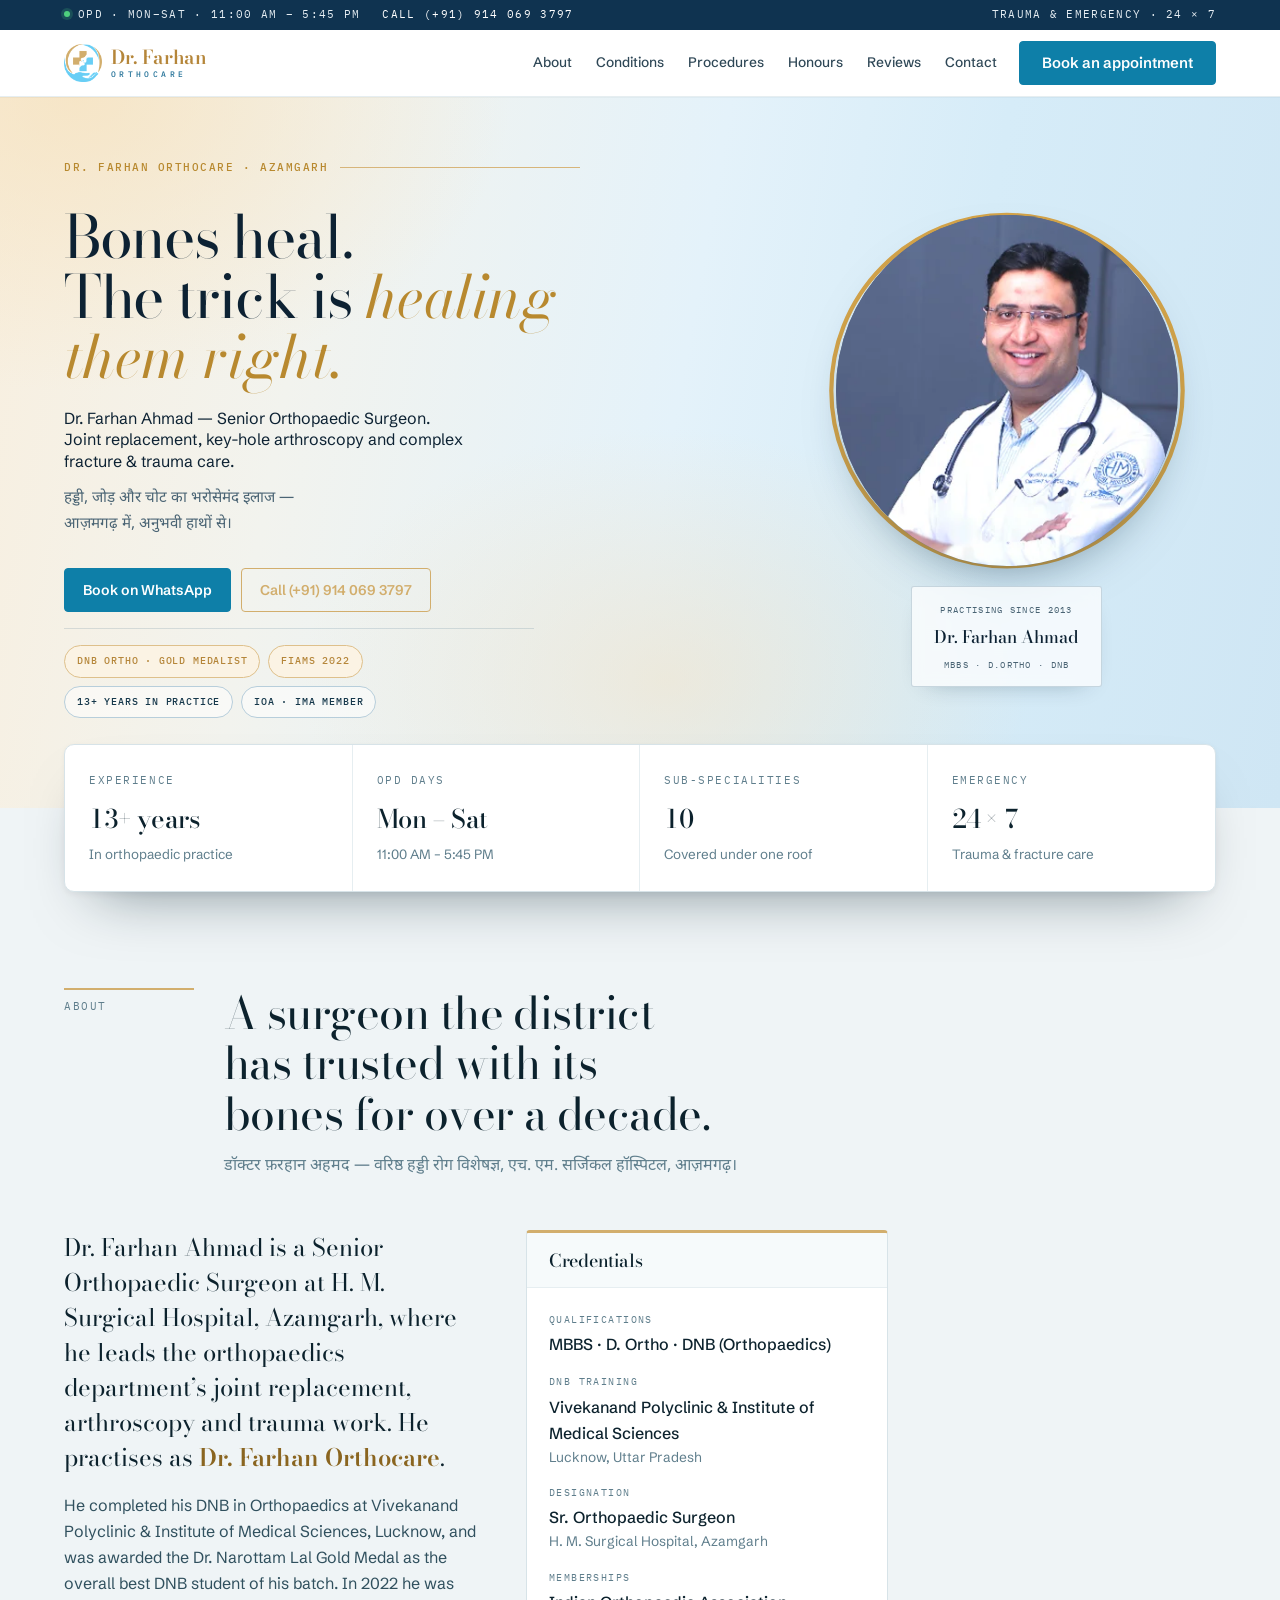
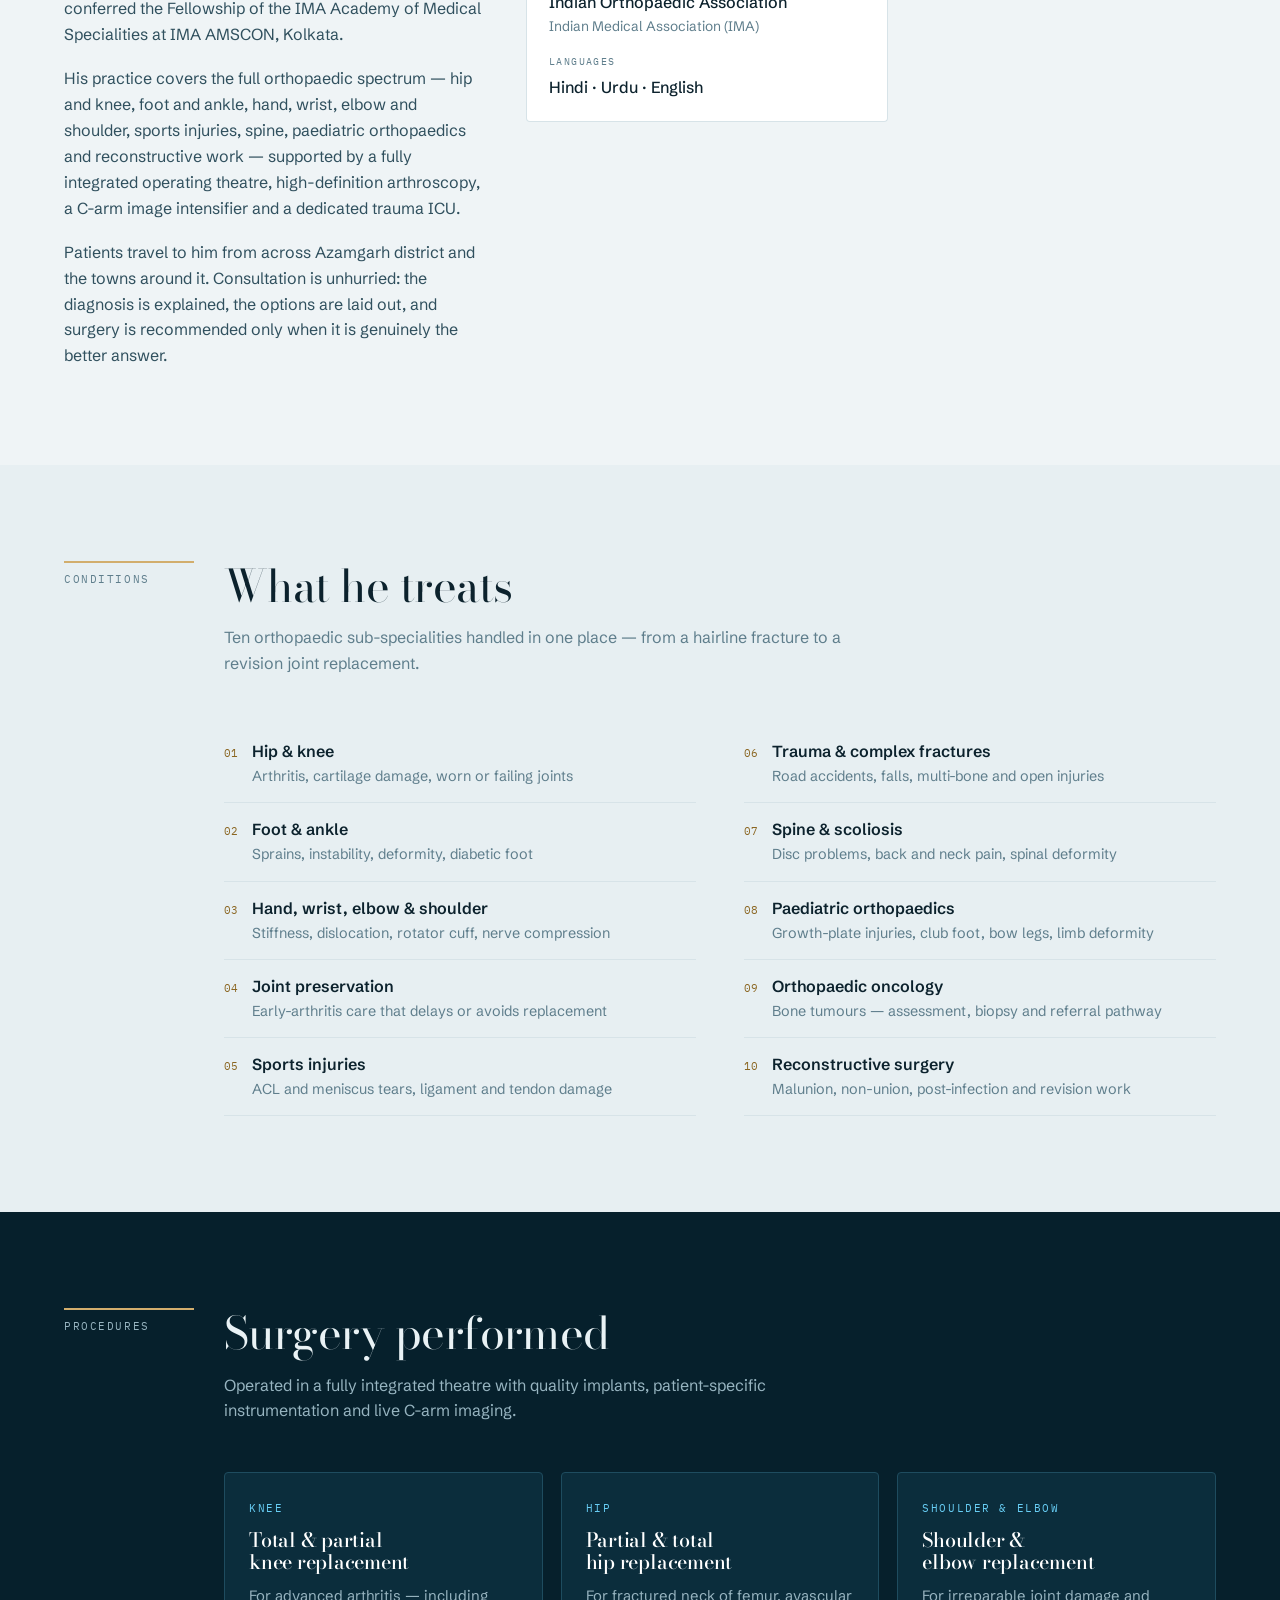
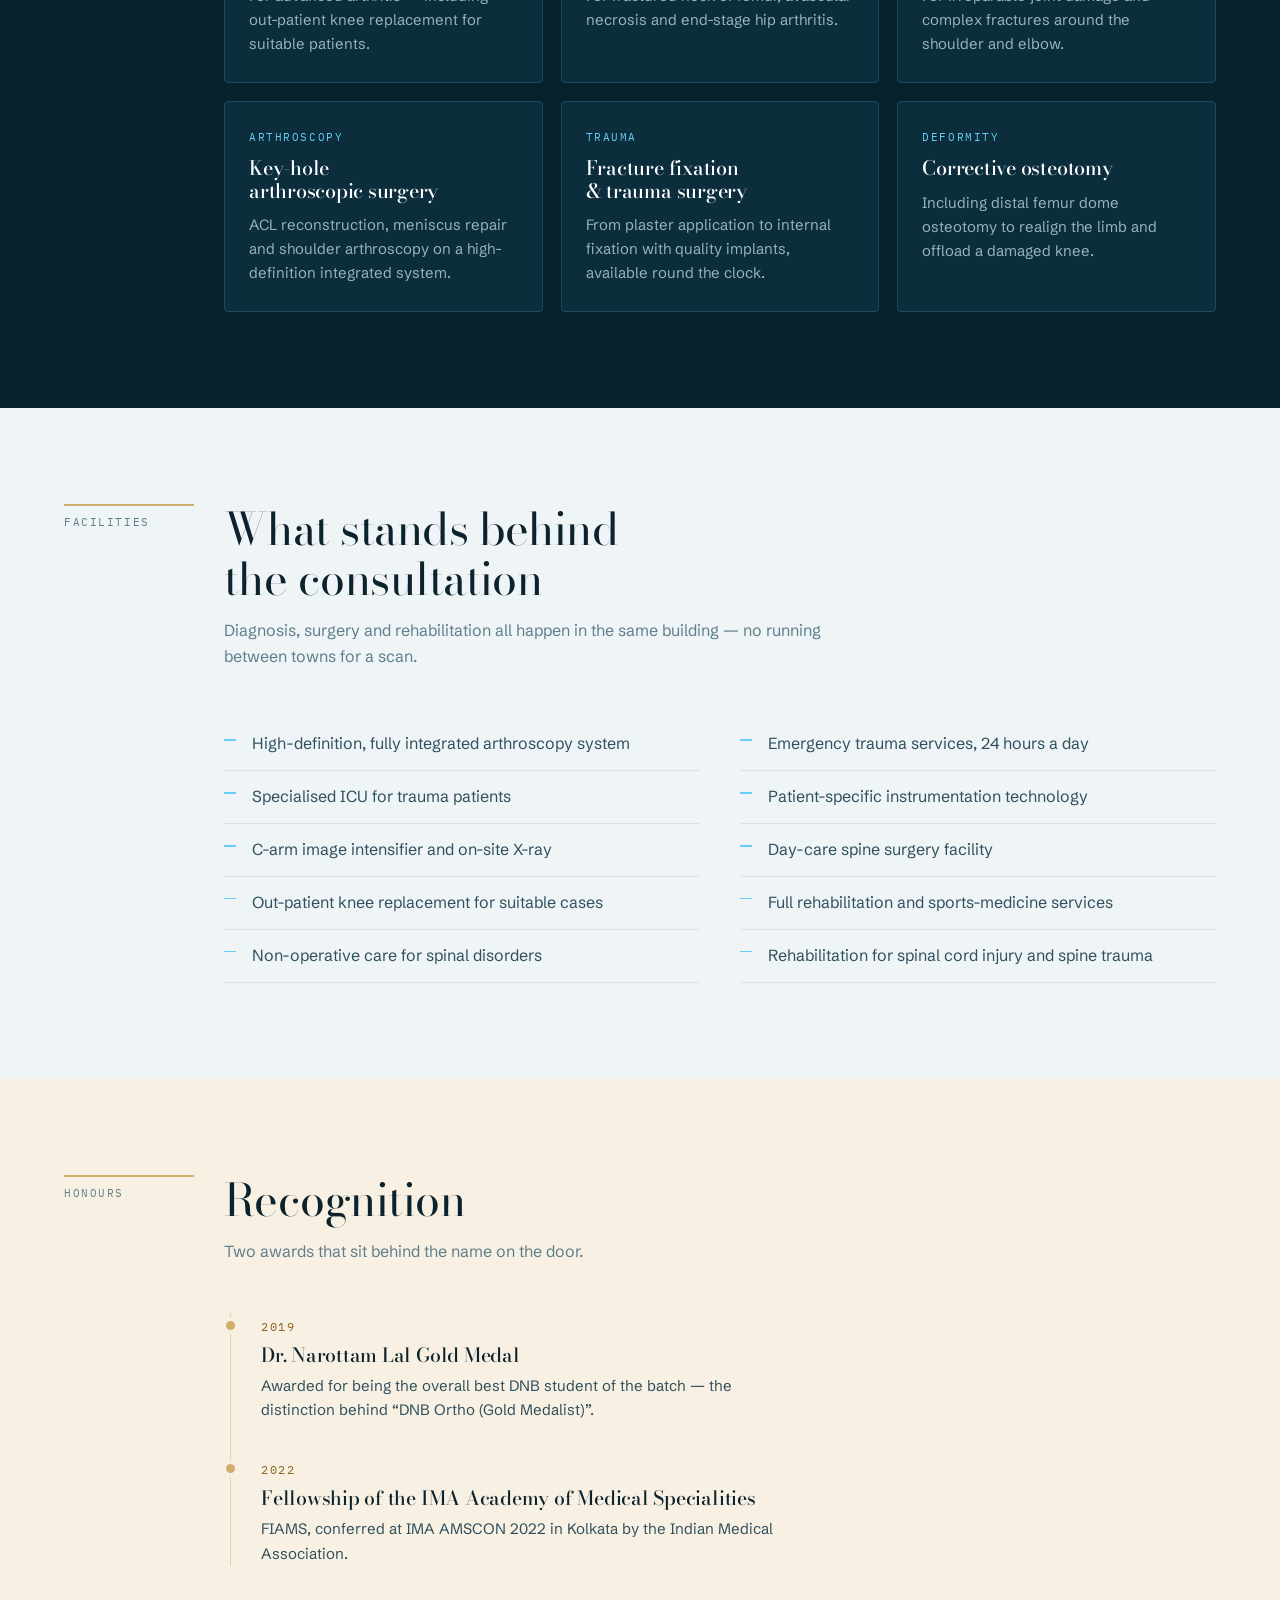
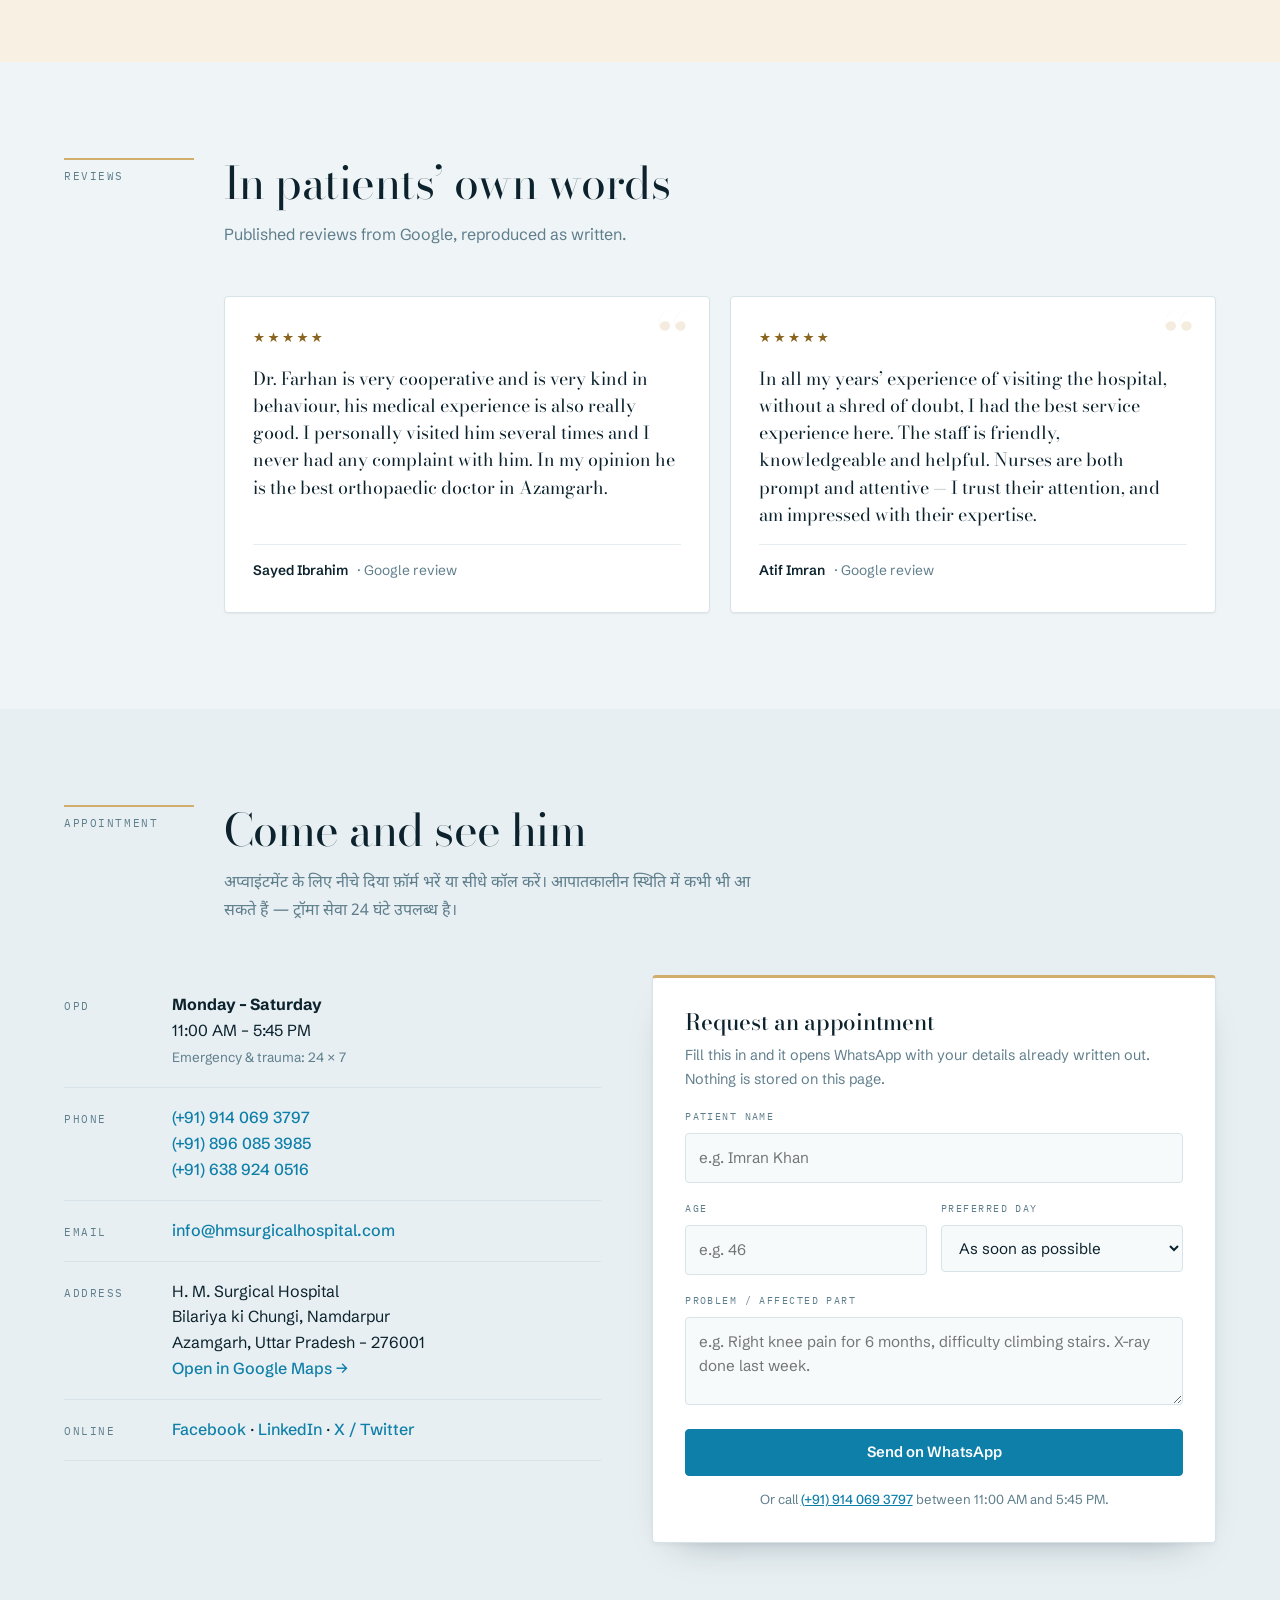
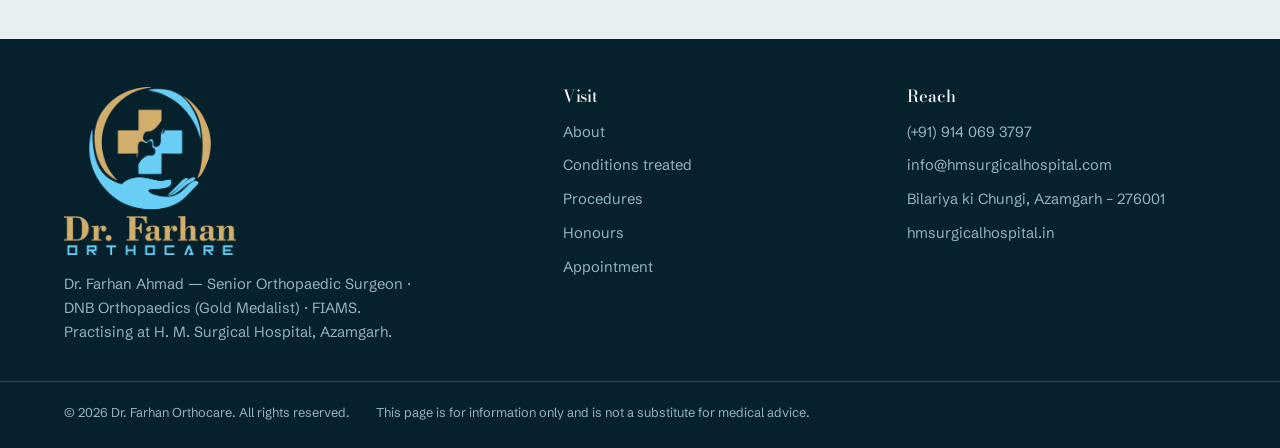
<file: index.backup.html>
<!doctype html>
<html lang="en">
<head>
<meta charset="utf-8">
<meta name="viewport" content="width=device-width, initial-scale=1, viewport-fit=cover">
<meta name="description" content="Dr. Farhan Orthocare — Dr. Farhan Ahmad, Senior Orthopaedic Surgeon in Azamgarh. DNB Orthopaedics (Gold Medalist). Joint replacement, arthroscopy, trauma and complex fracture care at H. M. Surgical Hospital.">
<link rel="icon" href="assets/favicon-180.png">
<link rel="apple-touch-icon" href="assets/favicon-180.png">
<!--ARTIFACT-START-->
<title>Dr. Farhan Orthocare</title>
<link rel="preconnect" href="https://fonts.googleapis.com">
<link rel="preconnect" href="https://fonts.gstatic.com" crossorigin>
<link rel="stylesheet" href="https://fonts.googleapis.com/css2?family=Bodoni+Moda:ital,opsz,wght@0,6..96,400;0,6..96,500;0,6..96,600;1,6..96,400&family=IBM+Plex+Mono:wght@400;500&family=Noto+Sans+Devanagari:wght@400;500;600&family=Schibsted+Grotesk:wght@400;500;600;700&display=swap">
<link rel="stylesheet" href="css/style.css">
</head>
<body>

<a class="skip" href="#main">Skip to content</a>

<!-- ============ utility strip ============ -->
<div class="topbar">
  <div class="wrap">
    <span class="mono"><span class="dot"></span>OPD · Mon–Sat · 11:00 AM – 5:45 PM</span>
    <a class="mono" href="tel:+919140693797">Call (+91) 914 069 3797</a>
    <span class="mono pushr">Trauma &amp; emergency · 24 × 7</span>
  </div>
</div>

<!-- ============ header ============ -->
<header class="site-head">
  <div class="wrap">
    <a class="brand" href="#top" aria-label="Dr. Farhan Orthocare — home">
      <img src="assets/logo-mark.png" alt="" width="512" height="515">
      <span class="brand-txt"><b>Dr. Farhan</b><i>Orthocare</i></span>
    </a>
    <nav class="nav" aria-label="Primary">
      <a href="#about">About</a>
      <a href="#conditions">Conditions</a>
      <a href="#procedures">Procedures</a>
      <a href="#honours">Honours</a>
      <a href="#reviews">Reviews</a>
      <a href="#contact">Contact</a>
    </nav>
    <a class="btn btn-primary head-cta" href="#contact">Book an appointment</a>
  </div>
</header>

<main id="main">

<!-- ============ hero ============ -->
<section class="hero" id="top">
  <div class="wrap hero-grid">
    <div class="hero-copy">
      <p class="eyebrow mono">Dr. Farhan Orthocare · Azamgarh</p>
      <h1>Bones heal.<br>The trick is <em>healing them right.</em></h1>
      <p class="role">Dr. Farhan Ahmad — Senior Orthopaedic Surgeon. Joint replacement, key-hole arthroscopy and complex fracture &amp; trauma care.</p>
      <p class="hi hero-hi">हड्डी, जोड़ और चोट का भरोसेमंद इलाज — आज़मगढ़ में, अनुभवी हाथों से।</p>
      <div class="cta-row">
        <a class="btn btn-primary" id="heroWa" href="https://wa.me/919140693797" target="_blank" rel="noopener">Book on WhatsApp</a>
        <a class="btn btn-outline" href="tel:+919140693797">Call (+91) 914 069 3797</a>
      </div>
      <ul class="chips">
        <li class="chip gold">DNB Ortho · Gold Medalist</li>
        <li class="chip gold">FIAMS 2022</li>
        <li class="chip">13+ years in practice</li>
        <li class="chip">IOA · IMA member</li>
      </ul>
    </div>

    <figure class="portrait-wrap">
      <div class="portrait">
        <svg class="ring" viewBox="0 0 100 100" aria-hidden="true" focusable="false">
          <circle class="arc arc-gold" cx="50" cy="50" r="48"></circle>
          <circle class="arc arc-sky" cx="50" cy="50" r="48"></circle>
        </svg>
        <img src="dr-farhan-ahmad-new1.png" width="760" height="760"
             alt="Dr. Farhan Ahmad, orthopaedic surgeon, in a white coat with a stethoscope at H. M. Surgical Hospital, Azamgarh">
      </div>
      <figcaption class="seal">
        <span class="mono">Practising since 2013</span>
        <b>Dr. Farhan Ahmad</b>
        <span class="mono">MBBS · D.Ortho · DNB</span>
      </figcaption>
    </figure>
  </div>
</section>

<!-- ============ lifted stats ============ -->
<div class="wrap">
  <div class="stats">
    <div class="stat"><span class="mono">Experience</span><b class="num">13+ years</b><small>In orthopaedic practice</small></div>
    <div class="stat"><span class="mono">OPD days</span><b class="num">Mon – Sat</b><small>11:00 AM – 5:45 PM</small></div>
    <div class="stat"><span class="mono">Sub-specialities</span><b class="num">10</b><small>Covered under one roof</small></div>
    <div class="stat"><span class="mono">Emergency</span><b class="num">24 × 7</b><small>Trauma &amp; fracture care</small></div>
  </div>
</div>

<!-- ============ about ============ -->
<section class="sec" id="about">
  <div class="wrap">
    <header class="sec-head">
      <span class="rail mono">About</span>
      <div>
        <h2 class="sec-title">A surgeon the district has trusted with its bones for over a decade.</h2>
        <p class="sec-sub hi">डॉक्टर फ़रहान अहमद — वरिष्ठ हड्डी रोग विशेषज्ञ, एच. एम. सर्जिकल हॉस्पिटल, आज़मगढ़।</p>
      </div>
    </header>

    <div class="sec-body about">
      <div class="prose">
        <p class="lede">Dr. Farhan Ahmad is a Senior Orthopaedic Surgeon at H. M. Surgical Hospital, Azamgarh, where he leads the orthopaedics department’s joint replacement, arthroscopy and trauma work. He practises as <strong>Dr. Farhan Orthocare</strong>.</p>
        <p>He completed his DNB in Orthopaedics at Vivekanand Polyclinic &amp; Institute of Medical Sciences, Lucknow, and was awarded the Dr. Narottam Lal Gold Medal as the overall best DNB student of his batch. In 2022 he was conferred the Fellowship of the IMA Academy of Medical Specialities at IMA AMSCON, Kolkata.</p>
        <p>His practice covers the full orthopaedic spectrum — hip and knee, foot and ankle, hand, wrist, elbow and shoulder, sports injuries, spine, paediatric orthopaedics and reconstructive work — supported by a fully integrated operating theatre, high-definition arthroscopy, a C-arm image intensifier and a dedicated trauma ICU.</p>
        <p>Patients travel to him from across Azamgarh district and the towns around it. Consultation is unhurried: the diagnosis is explained, the options are laid out, and surgery is recommended only when it is genuinely the better answer.</p>
      </div>

      <aside class="credentials">
        <h3>Credentials</h3>
        <dl>
          <dt>Qualifications</dt>
          <dd>MBBS · D. Ortho · DNB (Orthopaedics)</dd>
          <dt>DNB training</dt>
          <dd>Vivekanand Polyclinic &amp; Institute of Medical Sciences<small>Lucknow, Uttar Pradesh</small></dd>
          <dt>Designation</dt>
          <dd>Sr. Orthopaedic Surgeon<small>H. M. Surgical Hospital, Azamgarh</small></dd>
          <dt>Memberships</dt>
          <dd>Indian Orthopaedic Association<small>Indian Medical Association (IMA)</small></dd>
          <dt>Languages</dt>
          <dd>Hindi · Urdu · English</dd>
        </dl>
      </aside>
    </div>
  </div>
</section>

<!-- ============ conditions ============ -->
<section class="sec sec-tint" id="conditions">
  <div class="wrap">
    <header class="sec-head">
      <span class="rail mono">Conditions</span>
      <div>
        <h2 class="sec-title">What he treats</h2>
        <p class="sec-sub">Ten orthopaedic sub-specialities handled in one place — from a hairline fracture to a revision joint replacement.</p>
      </div>
    </header>

    <div class="sec-body">
      <ul class="conditions">
        <li><i class="num">01</i><div><b>Hip &amp; knee</b><span>Arthritis, cartilage damage, worn or failing joints</span></div></li>
        <li><i class="num">02</i><div><b>Foot &amp; ankle</b><span>Sprains, instability, deformity, diabetic foot</span></div></li>
        <li><i class="num">03</i><div><b>Hand, wrist, elbow &amp; shoulder</b><span>Stiffness, dislocation, rotator cuff, nerve compression</span></div></li>
        <li><i class="num">04</i><div><b>Joint preservation</b><span>Early-arthritis care that delays or avoids replacement</span></div></li>
        <li><i class="num">05</i><div><b>Sports injuries</b><span>ACL and meniscus tears, ligament and tendon damage</span></div></li>
        <li><i class="num">06</i><div><b>Trauma &amp; complex fractures</b><span>Road accidents, falls, multi-bone and open injuries</span></div></li>
        <li><i class="num">07</i><div><b>Spine &amp; scoliosis</b><span>Disc problems, back and neck pain, spinal deformity</span></div></li>
        <li><i class="num">08</i><div><b>Paediatric orthopaedics</b><span>Growth-plate injuries, club foot, bow legs, limb deformity</span></div></li>
        <li><i class="num">09</i><div><b>Orthopaedic oncology</b><span>Bone tumours — assessment, biopsy and referral pathway</span></div></li>
        <li><i class="num">10</i><div><b>Reconstructive surgery</b><span>Malunion, non-union, post-infection and revision work</span></div></li>
      </ul>
    </div>
  </div>
</section>

<!-- ============ procedures (dark band) ============ -->
<section class="sec sec-dark" id="procedures">
  <div class="wrap">
    <header class="sec-head">
      <span class="rail mono">Procedures</span>
      <div>
        <h2 class="sec-title">Surgery performed</h2>
        <p class="sec-sub">Operated in a fully integrated theatre with quality implants, patient-specific instrumentation and live C-arm imaging.</p>
      </div>
    </header>

    <div class="sec-body">
      <div class="cards">
        <article class="card">
          <span class="mono tag">Knee</span>
          <h3>Total &amp; partial knee replacement</h3>
          <p>For advanced arthritis — including out-patient knee replacement for suitable patients.</p>
        </article>
        <article class="card">
          <span class="mono tag">Hip</span>
          <h3>Partial &amp; total hip replacement</h3>
          <p>For fractured neck of femur, avascular necrosis and end-stage hip arthritis.</p>
        </article>
        <article class="card">
          <span class="mono tag">Shoulder &amp; elbow</span>
          <h3>Shoulder &amp; elbow replacement</h3>
          <p>For irreparable joint damage and complex fractures around the shoulder and elbow.</p>
        </article>
        <article class="card">
          <span class="mono tag">Arthroscopy</span>
          <h3>Key-hole arthroscopic surgery</h3>
          <p>ACL reconstruction, meniscus repair and shoulder arthroscopy on a high-definition integrated system.</p>
        </article>
        <article class="card">
          <span class="mono tag">Trauma</span>
          <h3>Fracture fixation &amp; trauma surgery</h3>
          <p>From plaster application to internal fixation with quality implants, available round the clock.</p>
        </article>
        <article class="card">
          <span class="mono tag">Deformity</span>
          <h3>Corrective osteotomy</h3>
          <p>Including distal femur dome osteotomy to realign the limb and offload a damaged knee.</p>
        </article>
      </div>
    </div>
  </div>
</section>

<!-- ============ facilities ============ -->
<section class="sec" id="facilities">
  <div class="wrap">
    <header class="sec-head">
      <span class="rail mono">Facilities</span>
      <div>
        <h2 class="sec-title">What stands behind the consultation</h2>
        <p class="sec-sub">Diagnosis, surgery and rehabilitation all happen in the same building — no running between towns for a scan.</p>
      </div>
    </header>

    <div class="sec-body">
      <ul class="facilities">
        <li>High-definition, fully integrated arthroscopy system</li>
        <li>Emergency trauma services, 24 hours a day</li>
        <li>Specialised ICU for trauma patients</li>
        <li>Patient-specific instrumentation technology</li>
        <li>C-arm image intensifier and on-site X-ray</li>
        <li>Day-care spine surgery facility</li>
        <li>Out-patient knee replacement for suitable cases</li>
        <li>Full rehabilitation and sports-medicine services</li>
        <li>Non-operative care for spinal disorders</li>
        <li>Rehabilitation for spinal cord injury and spine trauma</li>
      </ul>
    </div>
  </div>
</section>

<!-- ============ honours ============ -->
<section class="sec sec-gold" id="honours">
  <div class="wrap">
    <header class="sec-head">
      <span class="rail mono">Honours</span>
      <div>
        <h2 class="sec-title">Recognition</h2>
        <p class="sec-sub">Two awards that sit behind the name on the door.</p>
      </div>
    </header>

    <div class="sec-body">
      <ol class="timeline">
        <li>
          <span class="yr mono num">2019</span>
          <h3>Dr. Narottam Lal Gold Medal</h3>
          <p>Awarded for being the overall best DNB student of the batch — the distinction behind “DNB Ortho (Gold Medalist)”.</p>
        </li>
        <li>
          <span class="yr mono num">2022</span>
          <h3>Fellowship of the IMA Academy of Medical Specialities</h3>
          <p>FIAMS, conferred at IMA AMSCON 2022 in Kolkata by the Indian Medical Association.</p>
        </li>
      </ol>
    </div>
  </div>
</section>

<!-- ============ reviews ============ -->
<section class="sec" id="reviews">
  <div class="wrap">
    <header class="sec-head">
      <span class="rail mono">Reviews</span>
      <div>
        <h2 class="sec-title">In patients’ own words</h2>
        <p class="sec-sub">Published reviews from Google, reproduced as written.</p>
      </div>
    </header>

    <div class="sec-body">
      <div class="quotes">
        <figure class="quote">
          <p class="stars" aria-label="Rated five out of five">★★★★★</p>
          <blockquote>Dr. Farhan is very cooperative and is very kind in behaviour, his medical experience is also really good. I personally visited him several times and I never had any complaint with him. In my opinion he is the best orthopaedic doctor in Azamgarh.</blockquote>
          <figcaption><b>Sayed Ibrahim</b><span>Google review</span></figcaption>
        </figure>
        <figure class="quote">
          <p class="stars" aria-label="Rated five out of five">★★★★★</p>
          <blockquote>In all my years’ experience of visiting the hospital, without a shred of doubt, I had the best service experience here. The staff is friendly, knowledgeable and helpful. Nurses are both prompt and attentive — I trust their attention, and am impressed with their expertise.</blockquote>
          <figcaption><b>Atif Imran</b><span>Google review</span></figcaption>
        </figure>
      </div>
    </div>
  </div>
</section>

<!-- ============ appointment ============ -->
<section class="sec sec-tint" id="contact">
  <div class="wrap">
    <header class="sec-head">
      <span class="rail mono">Appointment</span>
      <div>
        <h2 class="sec-title">Come and see him</h2>
        <p class="sec-sub hi">अप्वाइंटमेंट के लिए नीचे दिया फ़ॉर्म भरें या सीधे कॉल करें। आपातकालीन स्थिति में कभी भी आ सकते हैं — ट्रॉमा सेवा 24 घंटे उपलब्ध है।</p>
      </div>
    </header>

    <div class="sec-body contact">
      <div class="details">
        <div class="detail">
          <span class="mono">OPD</span>
          <p><strong>Monday – Saturday</strong><br>11:00 AM – 5:45 PM<br><span class="soft">Emergency &amp; trauma: 24 × 7</span></p>
        </div>
        <div class="detail">
          <span class="mono">Phone</span>
          <p>
            <a href="tel:+919140693797">(+91) 914 069 3797</a><br>
            <a href="tel:+918960853985">(+91) 896 085 3985</a><br>
            <a href="tel:+916389240516">(+91) 638 924 0516</a>
          </p>
        </div>
        <div class="detail">
          <span class="mono">Email</span>
          <p><a href="mailto:info@hmsurgicalhospital.com">info@hmsurgicalhospital.com</a></p>
        </div>
        <div class="detail">
          <span class="mono">Address</span>
          <p>H. M. Surgical Hospital<br>Bilariya ki Chungi, Namdarpur<br>Azamgarh, Uttar Pradesh – 276001<br>
            <a href="https://www.google.com/maps/search/?api=1&amp;query=H+M+Surgical+Hospital+Bilaria+ki+Chungi+Azamgarh" target="_blank" rel="noopener">Open in Google Maps →</a></p>
        </div>
        <div class="detail">
          <span class="mono">Online</span>
          <p>
            <a href="https://www.facebook.com/DRFARHANORTHOCARE" target="_blank" rel="noopener">Facebook</a> ·
            <a href="https://www.linkedin.com/in/dr-farhan-ahmad-51115115/" target="_blank" rel="noopener">LinkedIn</a> ·
            <a href="https://twitter.com/farhan061" target="_blank" rel="noopener">X / Twitter</a>
          </p>
        </div>
      </div>

      <div class="form">
        <h3>Request an appointment</h3>
        <p class="form-intro">Fill this in and it opens WhatsApp with your details already written out. Nothing is stored on this page.</p>

        <div class="field">
          <label for="f-name">Patient name</label>
          <input id="f-name" name="name" type="text" autocomplete="name" placeholder="e.g. Imran Khan">
        </div>

        <div class="field-row">
          <div class="field">
            <label for="f-age">Age</label>
            <input id="f-age" name="age" type="text" inputmode="numeric" placeholder="e.g. 46">
          </div>
          <div class="field">
            <label for="f-day">Preferred day</label>
            <select id="f-day" name="day">
              <option>As soon as possible</option>
              <option>Monday</option><option>Tuesday</option><option>Wednesday</option>
              <option>Thursday</option><option>Friday</option><option>Saturday</option>
            </select>
          </div>
        </div>

        <div class="field">
          <label for="f-issue">Problem / affected part</label>
          <textarea id="f-issue" name="issue" placeholder="e.g. Right knee pain for 6 months, difficulty climbing stairs. X-ray done last week."></textarea>
        </div>

        <a class="btn btn-primary btn-block" id="waSend" href="https://wa.me/919140693797" target="_blank" rel="noopener">Send on WhatsApp</a>
        <p class="form-note">Or call <a href="tel:+919140693797">(+91) 914 069 3797</a> between 11:00 AM and 5:45 PM.</p>
      </div>
    </div>
  </div>
</section>

</main>

<!-- ============ footer ============ -->
<footer class="foot">
  <div class="wrap foot-grid">
    <div>
      <img class="foot-logo" src="assets/logo-full.png" alt="Dr. Farhan Orthocare" width="760" height="743">
      <p>Dr. Farhan Ahmad — Senior Orthopaedic Surgeon · DNB Orthopaedics (Gold Medalist) · FIAMS. Practising at H. M. Surgical Hospital, Azamgarh.</p>
    </div>
    <div>
      <h4>Visit</h4>
      <ul>
        <li><a href="#about">About</a></li>
        <li><a href="#conditions">Conditions treated</a></li>
        <li><a href="#procedures">Procedures</a></li>
        <li><a href="#honours">Honours</a></li>
        <li><a href="#contact">Appointment</a></li>
      </ul>
    </div>
    <div>
      <h4>Reach</h4>
      <ul>
        <li><a href="tel:+919140693797">(+91) 914 069 3797</a></li>
        <li><a href="mailto:info@hmsurgicalhospital.com">info@hmsurgicalhospital.com</a></li>
        <li>Bilariya ki Chungi, Azamgarh – 276001</li>
        <li><a href="https://hmsurgicalhospital.in/" target="_blank" rel="noopener">hmsurgicalhospital.in</a></li>
      </ul>
    </div>
  </div>
  <div class="wrap foot-fine">
    <span>© 2026 Dr. Farhan Orthocare. All rights reserved.</span>
    <span>This page is for information only and is not a substitute for medical advice.</span>
  </div>
</footer>

<!-- ============ mobile action dock ============ -->
<nav class="dock" aria-label="Quick actions">
  <a href="tel:+919140693797">Call now</a>
  <a class="wa" id="dockWa" href="https://wa.me/919140693797" target="_blank" rel="noopener">WhatsApp</a>
</nav>

<script src="js/main.js"></script>
<!--ARTIFACT-END-->
</body>
</html>
</file>
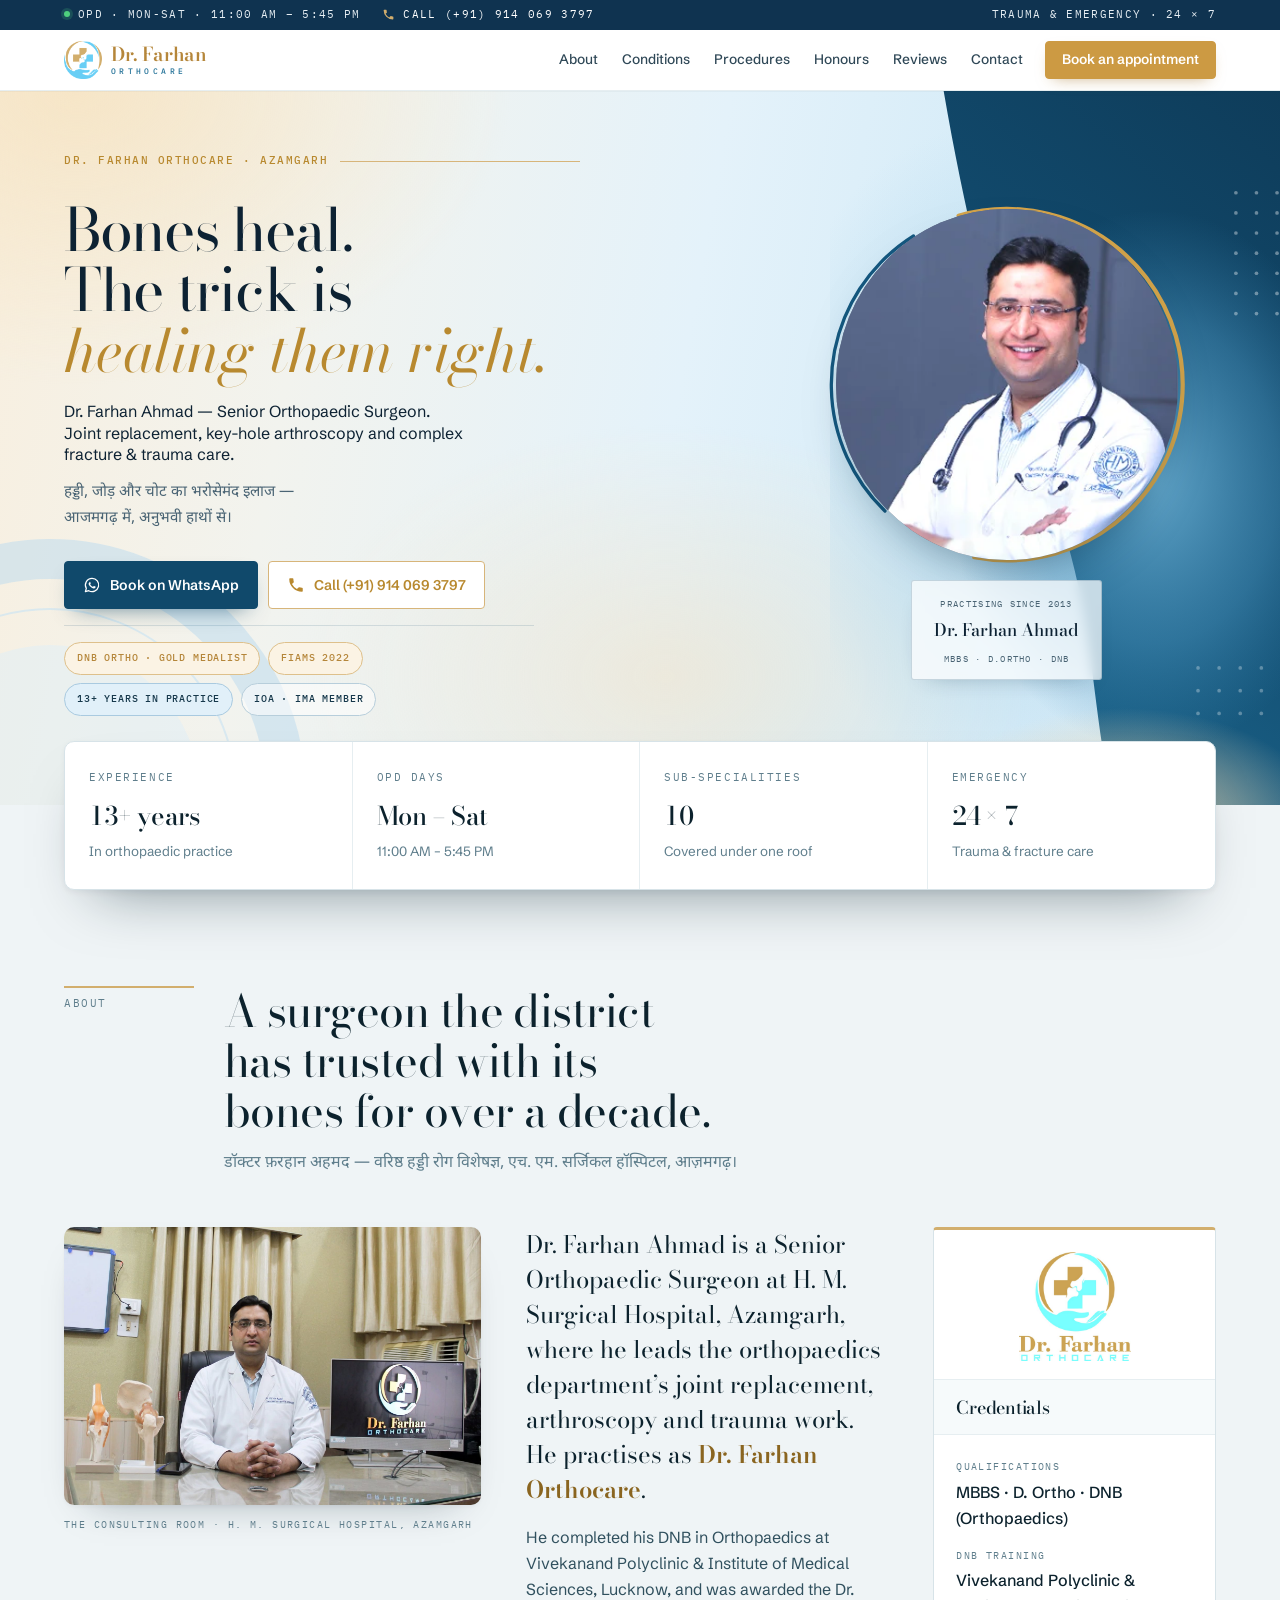
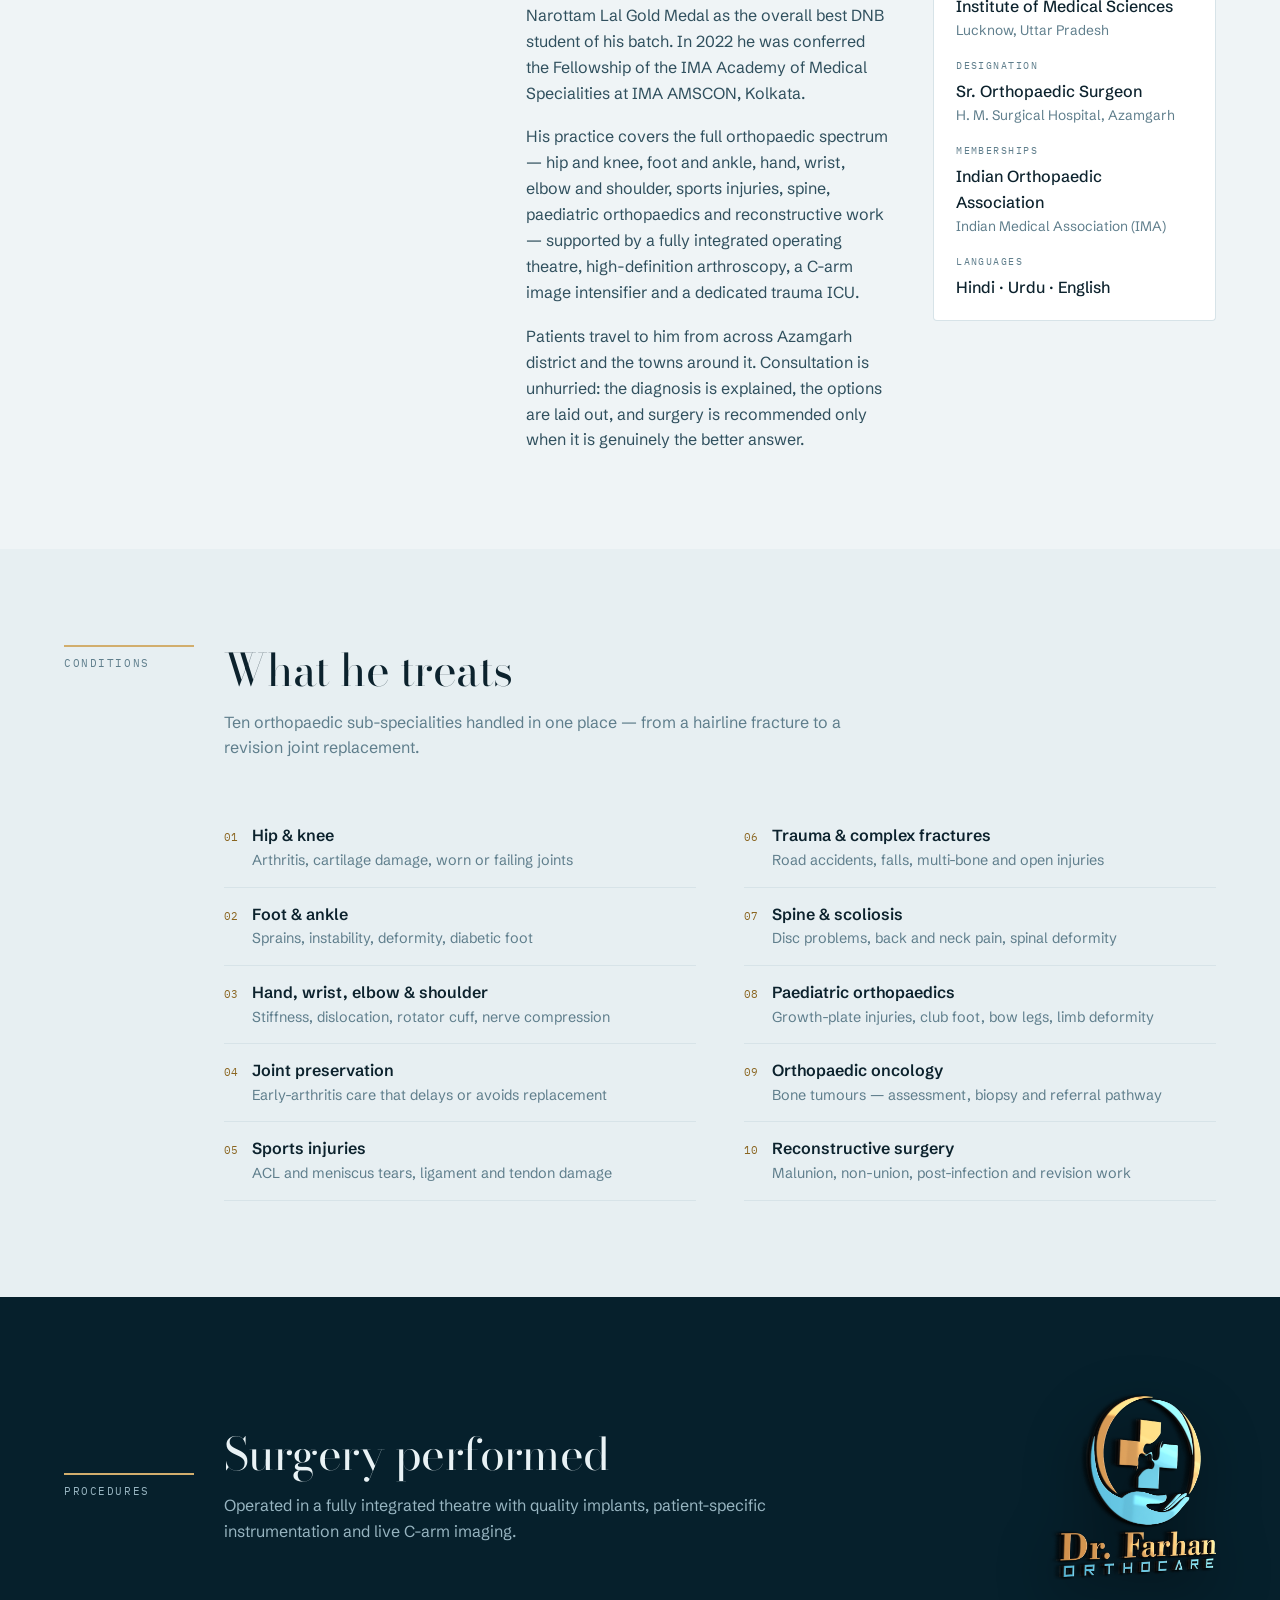
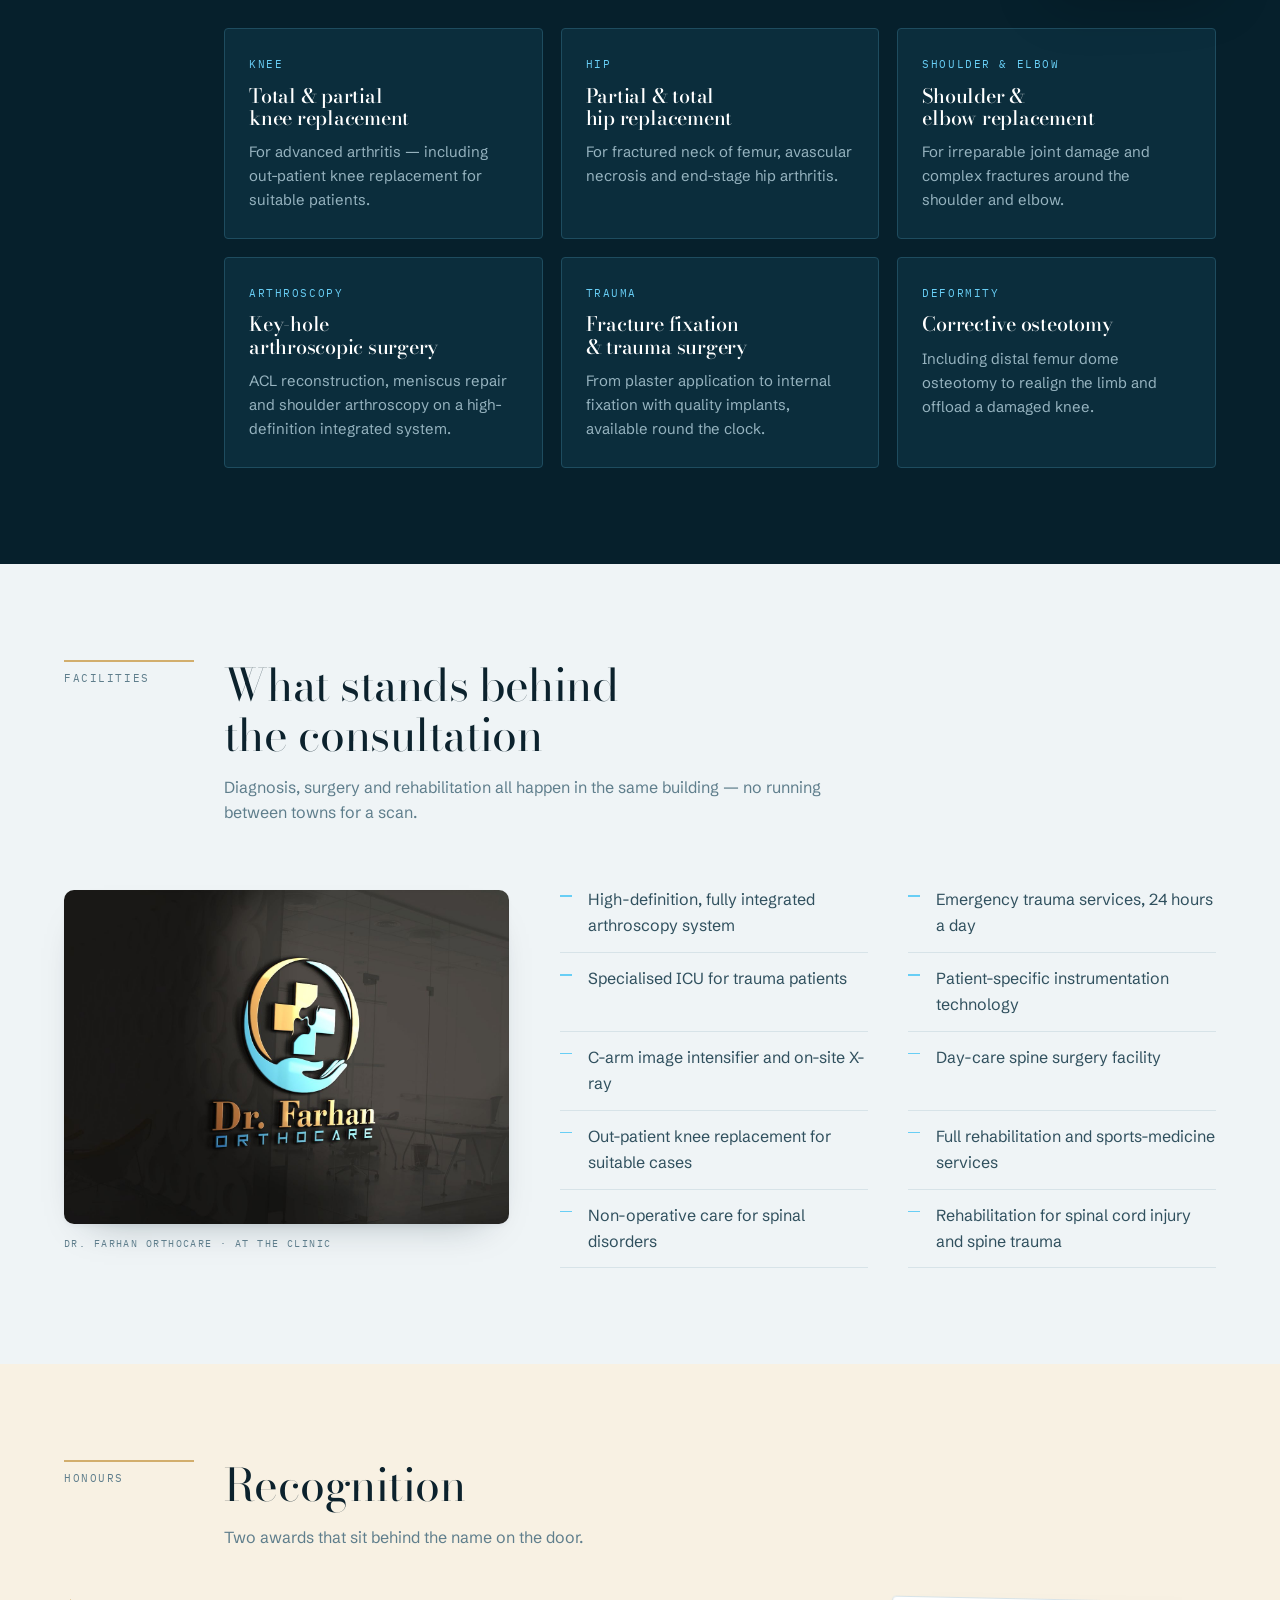
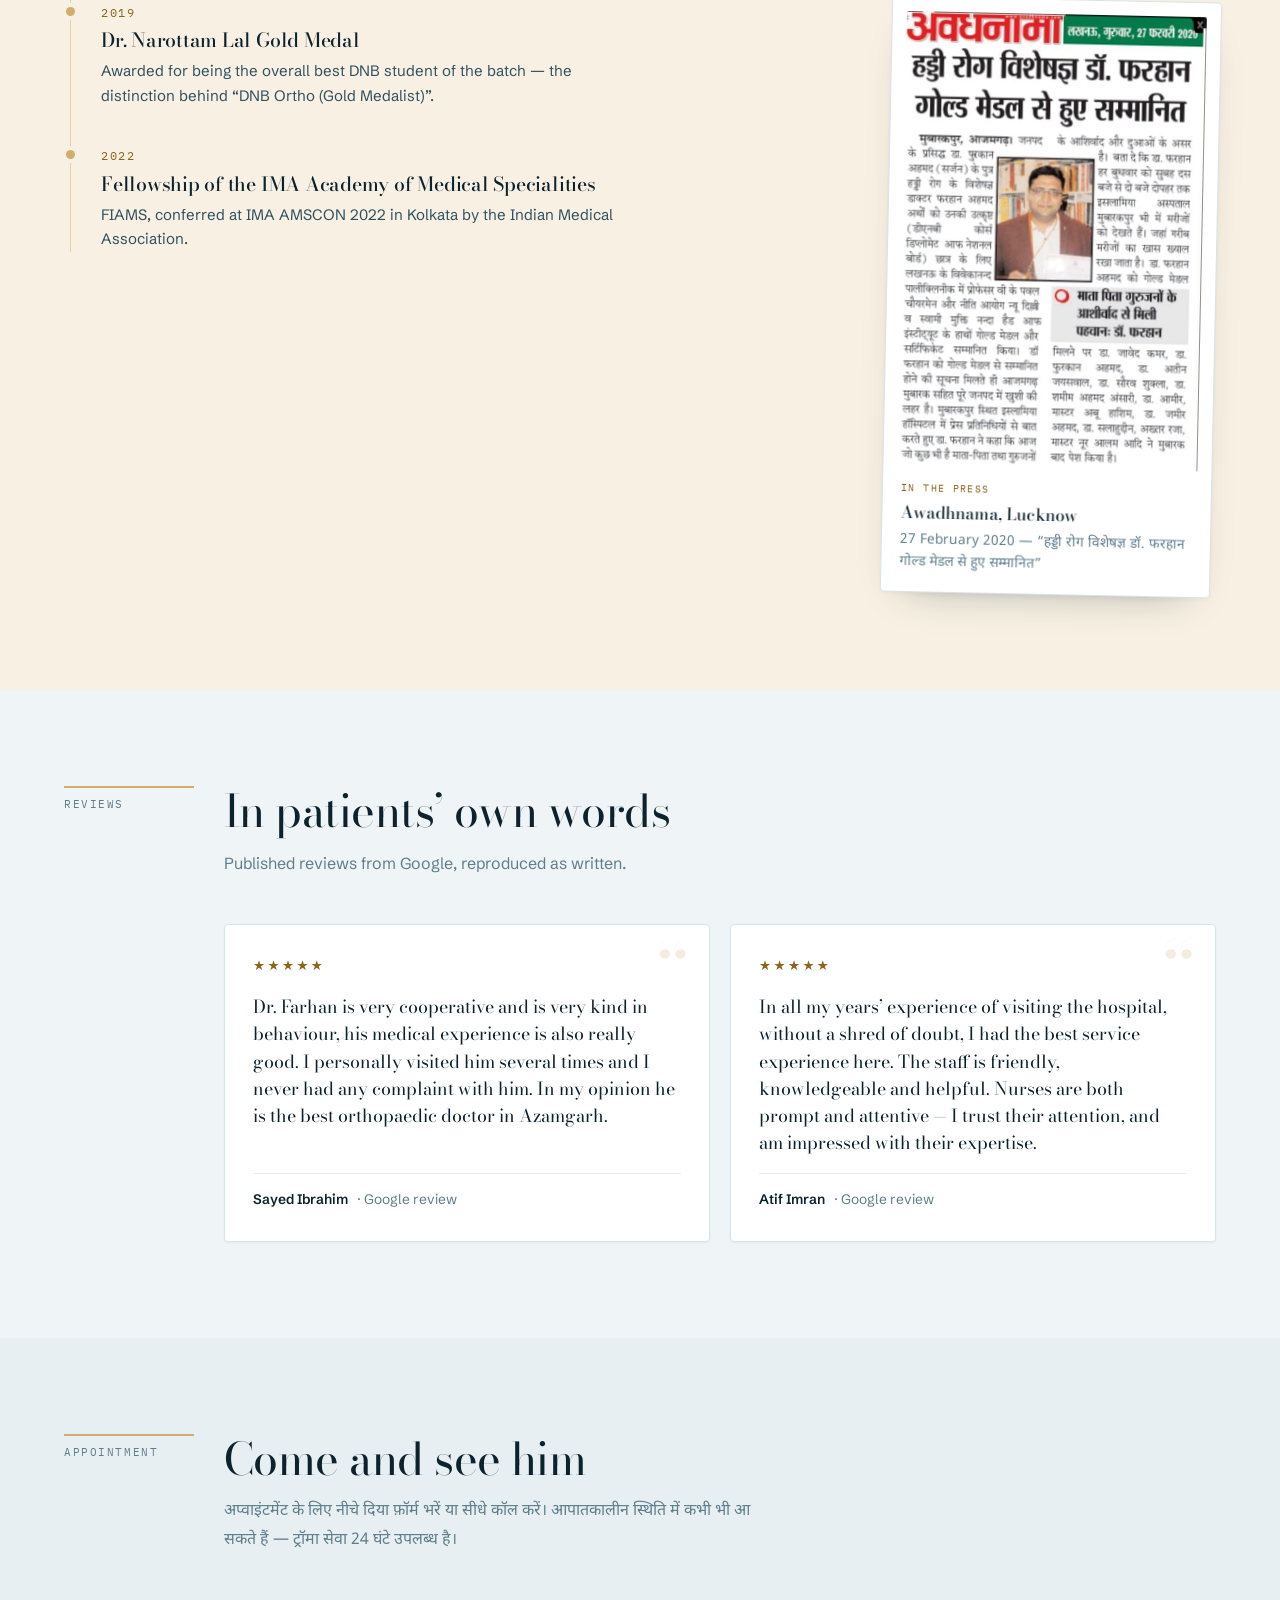
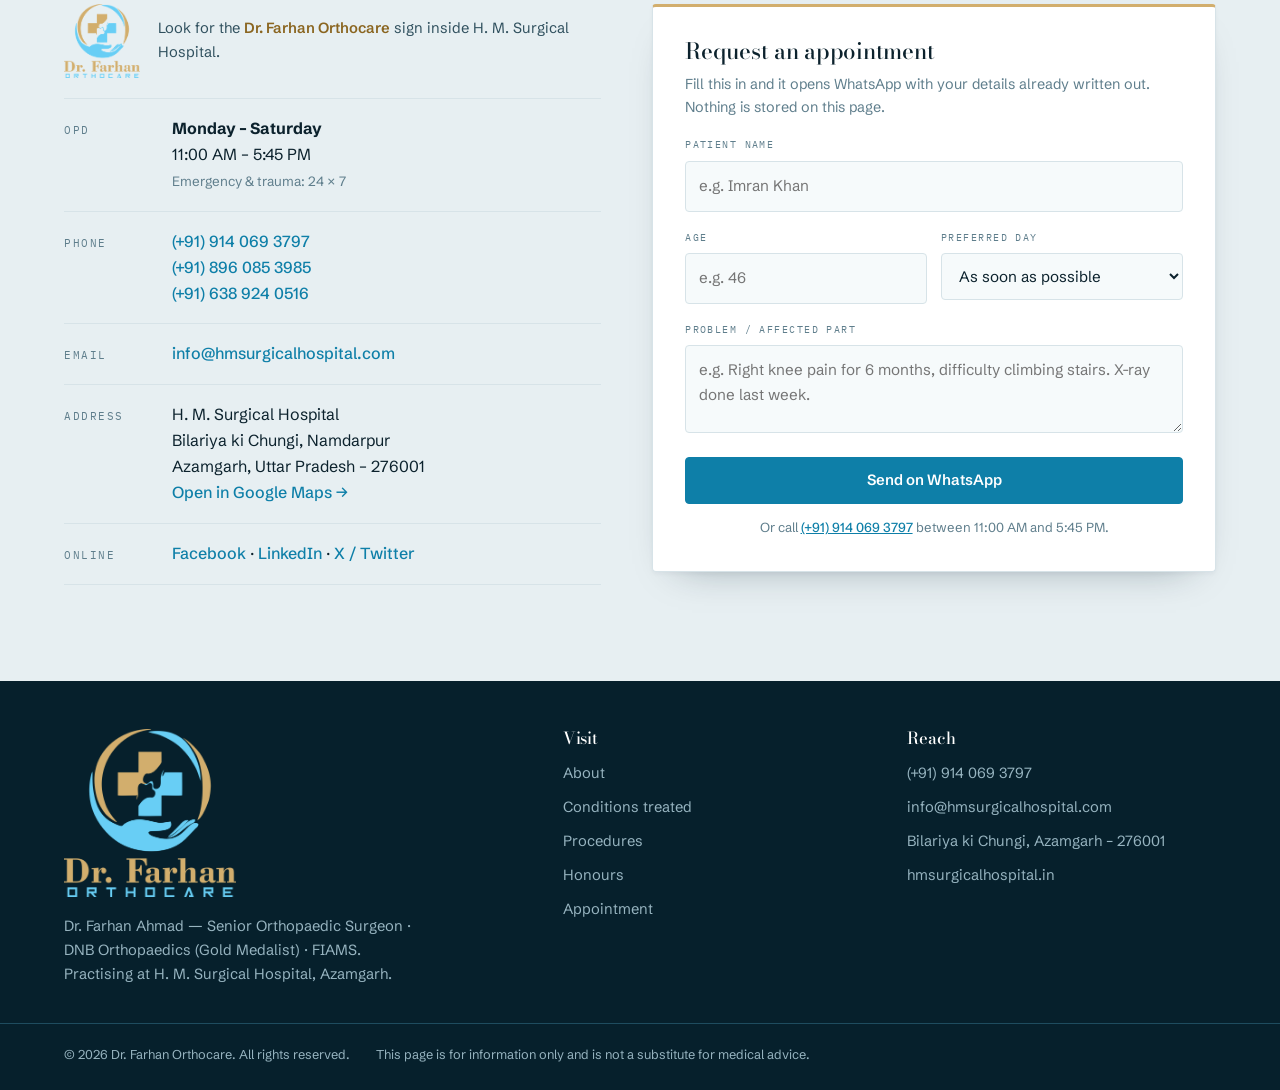
<file: index.before-map.html>
<!doctype html>
<html lang="en">
<head>
<meta charset="utf-8">
<meta name="viewport" content="width=device-width, initial-scale=1, viewport-fit=cover">
<meta name="description" content="Dr. Farhan Orthocare — Dr. Farhan Ahmad, Senior Orthopaedic Surgeon in Azamgarh. DNB Orthopaedics (Gold Medalist). Joint replacement, arthroscopy, trauma and complex fracture care at H. M. Surgical Hospital.">
<link rel="icon" href="assets/favicon-180.png">
<link rel="apple-touch-icon" href="assets/favicon-180.png">
<!--ARTIFACT-START-->
<title>Dr. Farhan Orthocare</title>
<link rel="preconnect" href="https://fonts.googleapis.com">
<link rel="preconnect" href="https://fonts.gstatic.com" crossorigin>
<link rel="stylesheet" href="https://fonts.googleapis.com/css2?family=Bodoni+Moda:ital,opsz,wght@0,6..96,400;0,6..96,500;0,6..96,600;1,6..96,400&family=IBM+Plex+Mono:wght@400;500&family=Noto+Sans+Devanagari:wght@400;500;600&family=Schibsted+Grotesk:wght@400;500;600;700&display=swap">
<link rel="stylesheet" href="css/style.css">
</head>
<body>

<a class="skip" href="#main">Skip to content</a>

<!-- ============ utility strip ============ -->
<div class="topbar">
  <div class="wrap">
    <span class="mono"><span class="dot"></span>OPD · Mon-Sat · 11:00 AM – 5:45 PM</span>
    <a class="mono" href="tel:+919140693797"><svg viewBox="0 0 24 24" aria-hidden="true" focusable="false"><path fill="currentColor" d="M6.6 10.8a15.1 15.1 0 0 0 6.6 6.6l2.2-2.2a1 1 0 0 1 1-.25 11.4 11.4 0 0 0 3.6.57 1 1 0 0 1 1 1V20a1 1 0 0 1-1 1A17 17 0 0 1 3 4a1 1 0 0 1 1-1h3.5a1 1 0 0 1 1 1c0 1.25.2 2.45.57 3.57a1 1 0 0 1-.25 1z"/></svg>Call (+91) 914 069 3797</a>
    <span class="mono pushr">Trauma &amp; emergency · 24 × 7</span>
  </div>
</div>

<!-- ============ header ============ -->
<header class="site-head">
  <div class="wrap">
    <a class="brand" href="#top" aria-label="Dr. Farhan Orthocare — home">
      <img src="assets/logo-mark.png" alt="" width="512" height="515">
      <span class="brand-txt"><b>Dr. Farhan</b><i>Orthocare</i></span>
    </a>
    <nav class="nav" aria-label="Primary">
      <a href="#about">About</a>
      <a href="#conditions">Conditions</a>
      <a href="#procedures">Procedures</a>
      <a href="#honours">Honours</a>
      <a href="#reviews">Reviews</a>
      <a href="#contact">Contact</a>
    </nav>
    <a class="btn btn-gold head-cta" href="#contact">Book an appointment</a>
  </div>
</header>

<main id="main">

<!-- ============ hero ============ -->
<section class="hero" id="top">
  <div class="hero-wave" aria-hidden="true">
    <svg viewBox="0 0 900 660" preserveAspectRatio="xMinYMid slice" focusable="false">
      <defs>
        <linearGradient id="wv-deep" x1="1" y1="0" x2="0" y2="1">
          <stop offset="0" stop-color="#0B2E47"/>
          <stop offset=".55" stop-color="#11486A"/>
          <stop offset="1" stop-color="#1D6A92"/>
        </linearGradient>
        <radialGradient id="wv-light" cx=".5" cy=".5" r=".5">
          <stop offset="0" stop-color="#6FB4D8" stop-opacity=".85"/>
          <stop offset=".6" stop-color="#4C97C2" stop-opacity=".45"/>
          <stop offset="1" stop-color="#3A84B0" stop-opacity="0"/>
        </radialGradient>
        <radialGradient id="wv-halo" cx=".5" cy=".5" r=".5">
          <stop offset="0" stop-color="#A9D4EC" stop-opacity=".75"/>
          <stop offset="1" stop-color="#A9D4EC" stop-opacity="0"/>
        </radialGradient>
        <radialGradient id="wv-warm" cx=".5" cy=".5" r=".5">
          <stop offset="0" stop-color="#F3DDB4" stop-opacity=".95"/>
          <stop offset="1" stop-color="#F3DDB4" stop-opacity="0"/>
        </radialGradient>
        <radialGradient id="wv-orb" cx=".4" cy=".35" r=".6">
          <stop offset="0" stop-color="#2F7398" stop-opacity=".9"/>
          <stop offset="1" stop-color="#1A5579" stop-opacity=".25"/>
        </radialGradient>
      </defs>
      <ellipse cx="150" cy="330" rx="210" ry="300" fill="url(#wv-halo)"/>
      <path fill="url(#wv-deep)" d="M105 0H900V660H262C250 610 246 560 238 505C226 420 198 350 170 270C146 200 124 110 105 0Z"/>
      <ellipse cx="300" cy="360" rx="190" ry="250" fill="url(#wv-light)"/>
      <ellipse cx="270" cy="680" rx="190" ry="110" fill="url(#wv-warm)"/>
      <circle cx="490" cy="438" r="34" fill="url(#wv-orb)"/>
      <g fill="#FFFFFF" fill-opacity=".38"><circle cx="375" cy="94.0" r="1.7"/><circle cx="394" cy="94.0" r="1.7"/><circle cx="413" cy="94.0" r="1.7"/><circle cx="432" cy="94.0" r="1.7"/><circle cx="451" cy="94.0" r="1.7"/><circle cx="375" cy="112.6" r="1.7"/><circle cx="394" cy="112.6" r="1.7"/><circle cx="413" cy="112.6" r="1.7"/><circle cx="432" cy="112.6" r="1.7"/><circle cx="451" cy="112.6" r="1.7"/><circle cx="375" cy="131.2" r="1.7"/><circle cx="394" cy="131.2" r="1.7"/><circle cx="413" cy="131.2" r="1.7"/><circle cx="432" cy="131.2" r="1.7"/><circle cx="451" cy="131.2" r="1.7"/><circle cx="375" cy="149.8" r="1.7"/><circle cx="394" cy="149.8" r="1.7"/><circle cx="413" cy="149.8" r="1.7"/><circle cx="432" cy="149.8" r="1.7"/><circle cx="451" cy="149.8" r="1.7"/><circle cx="375" cy="168.4" r="1.7"/><circle cx="394" cy="168.4" r="1.7"/><circle cx="413" cy="168.4" r="1.7"/><circle cx="432" cy="168.4" r="1.7"/><circle cx="451" cy="168.4" r="1.7"/><circle cx="375" cy="187.0" r="1.7"/><circle cx="394" cy="187.0" r="1.7"/><circle cx="413" cy="187.0" r="1.7"/><circle cx="432" cy="187.0" r="1.7"/><circle cx="451" cy="187.0" r="1.7"/><circle cx="375" cy="205.6" r="1.7"/><circle cx="394" cy="205.6" r="1.7"/><circle cx="413" cy="205.6" r="1.7"/><circle cx="432" cy="205.6" r="1.7"/><circle cx="451" cy="205.6" r="1.7"/></g>
      <g fill="#FFFFFF" fill-opacity=".3"><circle cx="340.0" cy="533" r="1.7"/><circle cx="359.5" cy="533" r="1.7"/><circle cx="379.0" cy="533" r="1.7"/><circle cx="398.5" cy="533" r="1.7"/><circle cx="418.0" cy="533" r="1.7"/><circle cx="340.0" cy="554" r="1.7"/><circle cx="359.5" cy="554" r="1.7"/><circle cx="379.0" cy="554" r="1.7"/><circle cx="398.5" cy="554" r="1.7"/><circle cx="418.0" cy="554" r="1.7"/><circle cx="340.0" cy="575" r="1.7"/><circle cx="359.5" cy="575" r="1.7"/><circle cx="379.0" cy="575" r="1.7"/><circle cx="398.5" cy="575" r="1.7"/><circle cx="418.0" cy="575" r="1.7"/></g>
    </svg>
  </div>

  <svg class="hero-rings" viewBox="0 0 520 520" aria-hidden="true" focusable="false">
    <circle cx="260" cy="260" r="236" fill="none" stroke="#BFDDEE" stroke-opacity=".55" stroke-width="40"/>
    <circle cx="260" cy="260" r="186" fill="none" stroke="#CFE6F3" stroke-opacity=".7" stroke-width="2"/>
    <circle cx="260" cy="260" r="150" fill="#DCEEF8" fill-opacity=".45"/>
  </svg>

  <div class="wrap hero-grid">
    <div class="hero-copy">
      <p class="eyebrow mono"><span>Dr. Farhan Orthocare · Azamgarh</span></p>
      <h1>Bones heal.<br>The trick is<br><em>healing them right.</em></h1>
      <p class="role">Dr. Farhan Ahmad — Senior Orthopaedic Surgeon. Joint replacement, key-hole arthroscopy and complex fracture &amp; trauma care.</p>
      <p class="hi hero-hi">हड्डी, जोड़ और चोट का भरोसेमंद इलाज — आजमगढ़ में, अनुभवी हाथों से।</p>
      <div class="cta-row">
        <a class="btn btn-wa" id="heroWa" href="https://wa.me/919140693797" target="_blank" rel="noopener"><svg viewBox="0 0 24 24" aria-hidden="true" focusable="false"><path fill="none" stroke="currentColor" stroke-width="1.7" stroke-linejoin="round" d="M12 3.2a8.8 8.8 0 0 0-7.6 13.2L3.2 20.8l4.5-1.2A8.8 8.8 0 1 0 12 3.2z"/><path fill="currentColor" d="M9.1 7.6c.2 0 .4 0 .5.4l.7 1.6c.1.2 0 .4-.1.6l-.5.6c-.1.1-.2.3 0 .5.4.7 1 1.4 1.6 1.9.6.5 1.2.8 1.8 1.1.2.1.4 0 .5-.1l.7-.8c.2-.2.3-.2.5-.1l1.6.8c.2.1.4.2.4.3.1.3 0 1-.4 1.4-.4.5-1.2.9-2 .8-.8-.1-1.9-.4-3.2-1.2-1.6-1-2.7-2.4-3.2-3.3-.5-.9-.6-1.6-.5-2.1.1-.6.5-1.1.8-1.4.2-.2.4-.2.6-.2z"/></svg>Book on WhatsApp</a>
        <a class="btn btn-call" href="tel:+919140693797"><svg viewBox="0 0 24 24" aria-hidden="true" focusable="false"><path fill="currentColor" d="M6.6 10.8a15.1 15.1 0 0 0 6.6 6.6l2.2-2.2a1 1 0 0 1 1-.25 11.4 11.4 0 0 0 3.6.57 1 1 0 0 1 1 1V20a1 1 0 0 1-1 1A17 17 0 0 1 3 4a1 1 0 0 1 1-1h3.5a1 1 0 0 1 1 1c0 1.25.2 2.45.57 3.57a1 1 0 0 1-.25 1z"/></svg>Call (+91) 914 069 3797</a>
      </div>
      <ul class="chips">
        <li class="chip gold">DNB Ortho · Gold Medalist</li>
        <li class="chip gold">FIAMS 2022</li>
        <li class="chip sky">13+ years in practice</li>
        <li class="chip">IOA · IMA member</li>
      </ul>
    </div>

    <figure class="portrait-wrap">
      <div class="portrait">
        <svg class="ring" viewBox="0 0 100 100" aria-hidden="true" focusable="false">
          <circle class="arc arc-gold" cx="50" cy="50" r="48" pathLength="360" stroke-dasharray="207 360" transform="rotate(-106 50 50)"></circle>
          <circle class="arc arc-teal" cx="50" cy="50" r="48" pathLength="360" stroke-dasharray="104 360" transform="rotate(134 50 50)"></circle>
        </svg>
        <img src="dr-farhan-ahmad-new1.png" width="370" height="380"
             alt="Dr. Farhan Ahmad, orthopaedic surgeon, in a white coat with a stethoscope at H. M. Surgical Hospital, Azamgarh">
      </div>
      <figcaption class="seal">
        <span class="mono">Practising since 2013</span>
        <b>Dr. Farhan Ahmad</b>
        <span class="mono">MBBS · D.Ortho · DNB</span>
      </figcaption>
    </figure>
  </div>
</section>

<!-- ============ lifted stats ============ -->
<div class="wrap">
  <div class="stats">
    <div class="stat"><span class="mono">Experience</span><b class="num">13+ years</b><small>In orthopaedic practice</small></div>
    <div class="stat"><span class="mono">OPD days</span><b class="num">Mon – Sat</b><small>11:00 AM – 5:45 PM</small></div>
    <div class="stat"><span class="mono">Sub-specialities</span><b class="num">10</b><small>Covered under one roof</small></div>
    <div class="stat"><span class="mono">Emergency</span><b class="num">24 × 7</b><small>Trauma &amp; fracture care</small></div>
  </div>
</div>

<!-- ============ about ============ -->
<section class="sec" id="about">
  <div class="wrap">
    <header class="sec-head">
      <span class="rail mono">About</span>
      <div>
        <h2 class="sec-title">A surgeon the district has trusted with its bones for over a decade.</h2>
        <p class="sec-sub hi">डॉक्टर फ़रहान अहमद — वरिष्ठ हड्डी रोग विशेषज्ञ, एच. एम. सर्जिकल हॉस्पिटल, आज़मगढ़।</p>
      </div>
    </header>

    <div class="sec-body about">
      <figure class="photo about-photo">
        <img src="assets/photos/clinic-office.jpg" width="1600" height="1066" loading="lazy"
             alt="Dr. Farhan Ahmad seated at his consulting desk, with knee and hip joint models beside him and the Dr. Farhan Orthocare logo on the monitor">
        <figcaption class="mono">The consulting room · H. M. Surgical Hospital, Azamgarh</figcaption>
      </figure>

      <div class="prose">
        <p class="lede">Dr. Farhan Ahmad is a Senior Orthopaedic Surgeon at H. M. Surgical Hospital, Azamgarh, where he leads the orthopaedics department’s joint replacement, arthroscopy and trauma work. He practises as <strong>Dr. Farhan Orthocare</strong>.</p>
        <p>He completed his DNB in Orthopaedics at Vivekanand Polyclinic &amp; Institute of Medical Sciences, Lucknow, and was awarded the Dr. Narottam Lal Gold Medal as the overall best DNB student of his batch. In 2022 he was conferred the Fellowship of the IMA Academy of Medical Specialities at IMA AMSCON, Kolkata.</p>
        <p>His practice covers the full orthopaedic spectrum — hip and knee, foot and ankle, hand, wrist, elbow and shoulder, sports injuries, spine, paediatric orthopaedics and reconstructive work — supported by a fully integrated operating theatre, high-definition arthroscopy, a C-arm image intensifier and a dedicated trauma ICU.</p>
        <p>Patients travel to him from across Azamgarh district and the towns around it. Consultation is unhurried: the diagnosis is explained, the options are laid out, and surgery is recommended only when it is genuinely the better answer.</p>
      </div>

      <aside class="credentials">
        <div class="cred-mark"><img src="assets/photos/logo-print.jpg" width="700" height="684" loading="lazy" alt="Dr. Farhan Orthocare logo"></div>
        <h3>Credentials</h3>
        <dl>
          <dt>Qualifications</dt>
          <dd>MBBS · D. Ortho · DNB (Orthopaedics)</dd>
          <dt>DNB training</dt>
          <dd>Vivekanand Polyclinic &amp; Institute of Medical Sciences<small>Lucknow, Uttar Pradesh</small></dd>
          <dt>Designation</dt>
          <dd>Sr. Orthopaedic Surgeon<small>H. M. Surgical Hospital, Azamgarh</small></dd>
          <dt>Memberships</dt>
          <dd>Indian Orthopaedic Association<small>Indian Medical Association (IMA)</small></dd>
          <dt>Languages</dt>
          <dd>Hindi · Urdu · English</dd>
        </dl>
      </aside>
    </div>
  </div>
</section>

<!-- ============ conditions ============ -->
<section class="sec sec-tint" id="conditions">
  <div class="wrap">
    <header class="sec-head">
      <span class="rail mono">Conditions</span>
      <div>
        <h2 class="sec-title">What he treats</h2>
        <p class="sec-sub">Ten orthopaedic sub-specialities handled in one place — from a hairline fracture to a revision joint replacement.</p>
      </div>
    </header>

    <div class="sec-body">
      <ul class="conditions">
        <li><i class="num">01</i><div><b>Hip &amp; knee</b><span>Arthritis, cartilage damage, worn or failing joints</span></div></li>
        <li><i class="num">02</i><div><b>Foot &amp; ankle</b><span>Sprains, instability, deformity, diabetic foot</span></div></li>
        <li><i class="num">03</i><div><b>Hand, wrist, elbow &amp; shoulder</b><span>Stiffness, dislocation, rotator cuff, nerve compression</span></div></li>
        <li><i class="num">04</i><div><b>Joint preservation</b><span>Early-arthritis care that delays or avoids replacement</span></div></li>
        <li><i class="num">05</i><div><b>Sports injuries</b><span>ACL and meniscus tears, ligament and tendon damage</span></div></li>
        <li><i class="num">06</i><div><b>Trauma &amp; complex fractures</b><span>Road accidents, falls, multi-bone and open injuries</span></div></li>
        <li><i class="num">07</i><div><b>Spine &amp; scoliosis</b><span>Disc problems, back and neck pain, spinal deformity</span></div></li>
        <li><i class="num">08</i><div><b>Paediatric orthopaedics</b><span>Growth-plate injuries, club foot, bow legs, limb deformity</span></div></li>
        <li><i class="num">09</i><div><b>Orthopaedic oncology</b><span>Bone tumours — assessment, biopsy and referral pathway</span></div></li>
        <li><i class="num">10</i><div><b>Reconstructive surgery</b><span>Malunion, non-union, post-infection and revision work</span></div></li>
      </ul>
    </div>
  </div>
</section>

<!-- ============ procedures (dark band) ============ -->
<section class="sec sec-dark" id="procedures">
  <div class="wrap">
    <header class="sec-head sec-head-media">
      <span class="rail mono">Procedures</span>
      <div>
        <h2 class="sec-title">Surgery performed</h2>
        <p class="sec-sub">Operated in a fully integrated theatre with quality implants, patient-specific instrumentation and live C-arm imaging.</p>
      </div>
      <img class="proc-mark" src="assets/photos/logo-3d.png" width="640" height="723" loading="lazy" alt="">
    </header>

    <div class="sec-body">
      <div class="cards">
        <article class="card">
          <span class="mono tag">Knee</span>
          <h3>Total &amp; partial knee replacement</h3>
          <p>For advanced arthritis — including out-patient knee replacement for suitable patients.</p>
        </article>
        <article class="card">
          <span class="mono tag">Hip</span>
          <h3>Partial &amp; total hip replacement</h3>
          <p>For fractured neck of femur, avascular necrosis and end-stage hip arthritis.</p>
        </article>
        <article class="card">
          <span class="mono tag">Shoulder &amp; elbow</span>
          <h3>Shoulder &amp; elbow replacement</h3>
          <p>For irreparable joint damage and complex fractures around the shoulder and elbow.</p>
        </article>
        <article class="card">
          <span class="mono tag">Arthroscopy</span>
          <h3>Key-hole arthroscopic surgery</h3>
          <p>ACL reconstruction, meniscus repair and shoulder arthroscopy on a high-definition integrated system.</p>
        </article>
        <article class="card">
          <span class="mono tag">Trauma</span>
          <h3>Fracture fixation &amp; trauma surgery</h3>
          <p>From plaster application to internal fixation with quality implants, available round the clock.</p>
        </article>
        <article class="card">
          <span class="mono tag">Deformity</span>
          <h3>Corrective osteotomy</h3>
          <p>Including distal femur dome osteotomy to realign the limb and offload a damaged knee.</p>
        </article>
      </div>
    </div>
  </div>
</section>

<!-- ============ facilities ============ -->
<section class="sec" id="facilities">
  <div class="wrap">
    <header class="sec-head">
      <span class="rail mono">Facilities</span>
      <div>
        <h2 class="sec-title">What stands behind the consultation</h2>
        <p class="sec-sub">Diagnosis, surgery and rehabilitation all happen in the same building — no running between towns for a scan.</p>
      </div>
    </header>

    <div class="sec-body facil">
      <figure class="photo facil-photo">
        <img src="assets/photos/clinic-signage.jpg" width="1400" height="1050" loading="lazy"
             alt="The illuminated Dr. Farhan Orthocare sign on the glass wall of the clinic">
        <figcaption class="mono">Dr. Farhan Orthocare · at the clinic</figcaption>
      </figure>
      <ul class="facilities">
        <li>High-definition, fully integrated arthroscopy system</li>
        <li>Emergency trauma services, 24 hours a day</li>
        <li>Specialised ICU for trauma patients</li>
        <li>Patient-specific instrumentation technology</li>
        <li>C-arm image intensifier and on-site X-ray</li>
        <li>Day-care spine surgery facility</li>
        <li>Out-patient knee replacement for suitable cases</li>
        <li>Full rehabilitation and sports-medicine services</li>
        <li>Non-operative care for spinal disorders</li>
        <li>Rehabilitation for spinal cord injury and spine trauma</li>
      </ul>
    </div>
  </div>
</section>

<!-- ============ honours ============ -->
<section class="sec sec-gold" id="honours">
  <div class="wrap">
    <header class="sec-head">
      <span class="rail mono">Honours</span>
      <div>
        <h2 class="sec-title">Recognition</h2>
        <p class="sec-sub">Two awards that sit behind the name on the door.</p>
      </div>
    </header>

    <div class="sec-body honours">
      <ol class="timeline">
        <li>
          <span class="yr mono num">2019</span>
          <h3>Dr. Narottam Lal Gold Medal</h3>
          <p>Awarded for being the overall best DNB student of the batch — the distinction behind “DNB Ortho (Gold Medalist)”.</p>
        </li>
        <li>
          <span class="yr mono num">2022</span>
          <h3>Fellowship of the IMA Academy of Medical Specialities</h3>
          <p>FIAMS, conferred at IMA AMSCON 2022 in Kolkata by the Indian Medical Association.</p>
        </li>
      </ol>
      <figure class="press">
        <img src="assets/photos/press-awadhnama-2020.jpg" width="520" height="788" loading="lazy"
             alt="Awadhnama newspaper clipping, 27 February 2020: Orthopaedic specialist Dr. Farhan honoured with a gold medal">
        <figcaption><span class="mono">In the press</span><b>Awadhnama, Lucknow</b><span class="soft">27 February 2020 — “हड्डी रोग विशेषज्ञ डॉ. फरहान गोल्ड मेडल से हुए सम्मानित”</span></figcaption>
      </figure>
    </div>
  </div>
</section>

<!-- ============ reviews ============ -->
<section class="sec" id="reviews">
  <div class="wrap">
    <header class="sec-head">
      <span class="rail mono">Reviews</span>
      <div>
        <h2 class="sec-title">In patients’ own words</h2>
        <p class="sec-sub">Published reviews from Google, reproduced as written.</p>
      </div>
    </header>

    <div class="sec-body">
      <div class="quotes">
        <figure class="quote">
          <p class="stars" aria-label="Rated five out of five">★★★★★</p>
          <blockquote>Dr. Farhan is very cooperative and is very kind in behaviour, his medical experience is also really good. I personally visited him several times and I never had any complaint with him. In my opinion he is the best orthopaedic doctor in Azamgarh.</blockquote>
          <figcaption><b>Sayed Ibrahim</b><span>Google review</span></figcaption>
        </figure>
        <figure class="quote">
          <p class="stars" aria-label="Rated five out of five">★★★★★</p>
          <blockquote>In all my years’ experience of visiting the hospital, without a shred of doubt, I had the best service experience here. The staff is friendly, knowledgeable and helpful. Nurses are both prompt and attentive — I trust their attention, and am impressed with their expertise.</blockquote>
          <figcaption><b>Atif Imran</b><span>Google review</span></figcaption>
        </figure>
      </div>
    </div>
  </div>
</section>

<!-- ============ appointment ============ -->
<section class="sec sec-tint" id="contact">
  <div class="wrap">
    <header class="sec-head">
      <span class="rail mono">Appointment</span>
      <div>
        <h2 class="sec-title">Come and see him</h2>
        <p class="sec-sub hi">अप्वाइंटमेंट के लिए नीचे दिया फ़ॉर्म भरें या सीधे कॉल करें। आपातकालीन स्थिति में कभी भी आ सकते हैं — ट्रॉमा सेवा 24 घंटे उपलब्ध है।</p>
      </div>
    </header>

    <div class="sec-body contact">
      <div class="details">
        <div class="contact-mark">
          <img src="assets/photos/logo-colour.png" width="700" height="684" loading="lazy" alt="">
          <p>Look for the <strong>Dr. Farhan Orthocare</strong> sign inside H. M. Surgical Hospital.</p>
        </div>
        <div class="detail">
          <span class="mono">OPD</span>
          <p><strong>Monday – Saturday</strong><br>11:00 AM – 5:45 PM<br><span class="soft">Emergency &amp; trauma: 24 × 7</span></p>
        </div>
        <div class="detail">
          <span class="mono">Phone</span>
          <p>
            <a href="tel:+919140693797">(+91) 914 069 3797</a><br>
            <a href="tel:+918960853985">(+91) 896 085 3985</a><br>
            <a href="tel:+916389240516">(+91) 638 924 0516</a>
          </p>
        </div>
        <div class="detail">
          <span class="mono">Email</span>
          <p><a href="mailto:info@hmsurgicalhospital.com">info@hmsurgicalhospital.com</a></p>
        </div>
        <div class="detail">
          <span class="mono">Address</span>
          <p>H. M. Surgical Hospital<br>Bilariya ki Chungi, Namdarpur<br>Azamgarh, Uttar Pradesh – 276001<br>
            <a href="https://www.google.com/maps/search/?api=1&amp;query=H+M+Surgical+Hospital+Bilaria+ki+Chungi+Azamgarh" target="_blank" rel="noopener">Open in Google Maps →</a></p>
        </div>
        <div class="detail">
          <span class="mono">Online</span>
          <p>
            <a href="https://www.facebook.com/DRFARHANORTHOCARE" target="_blank" rel="noopener">Facebook</a> ·
            <a href="https://www.linkedin.com/in/dr-farhan-ahmad-51115115/" target="_blank" rel="noopener">LinkedIn</a> ·
            <a href="https://twitter.com/farhan061" target="_blank" rel="noopener">X / Twitter</a>
          </p>
        </div>
      </div>

      <div class="form">
        <h3>Request an appointment</h3>
        <p class="form-intro">Fill this in and it opens WhatsApp with your details already written out. Nothing is stored on this page.</p>

        <div class="field">
          <label for="f-name">Patient name</label>
          <input id="f-name" name="name" type="text" autocomplete="name" placeholder="e.g. Imran Khan">
        </div>

        <div class="field-row">
          <div class="field">
            <label for="f-age">Age</label>
            <input id="f-age" name="age" type="text" inputmode="numeric" placeholder="e.g. 46">
          </div>
          <div class="field">
            <label for="f-day">Preferred day</label>
            <select id="f-day" name="day">
              <option>As soon as possible</option>
              <option>Monday</option><option>Tuesday</option><option>Wednesday</option>
              <option>Thursday</option><option>Friday</option><option>Saturday</option>
            </select>
          </div>
        </div>

        <div class="field">
          <label for="f-issue">Problem / affected part</label>
          <textarea id="f-issue" name="issue" placeholder="e.g. Right knee pain for 6 months, difficulty climbing stairs. X-ray done last week."></textarea>
        </div>

        <a class="btn btn-primary btn-block" id="waSend" href="https://wa.me/919140693797" target="_blank" rel="noopener">Send on WhatsApp</a>
        <p class="form-note">Or call <a href="tel:+919140693797">(+91) 914 069 3797</a> between 11:00 AM and 5:45 PM.</p>
      </div>
    </div>
  </div>
</section>

</main>

<!-- ============ footer ============ -->
<footer class="foot">
  <div class="wrap foot-grid">
    <div>
      <img class="foot-logo" src="assets/logo-full.png" alt="Dr. Farhan Orthocare" width="760" height="743">
      <p>Dr. Farhan Ahmad — Senior Orthopaedic Surgeon · DNB Orthopaedics (Gold Medalist) · FIAMS. Practising at H. M. Surgical Hospital, Azamgarh.</p>
    </div>
    <div>
      <h4>Visit</h4>
      <ul>
        <li><a href="#about">About</a></li>
        <li><a href="#conditions">Conditions treated</a></li>
        <li><a href="#procedures">Procedures</a></li>
        <li><a href="#honours">Honours</a></li>
        <li><a href="#contact">Appointment</a></li>
      </ul>
    </div>
    <div>
      <h4>Reach</h4>
      <ul>
        <li><a href="tel:+919140693797">(+91) 914 069 3797</a></li>
        <li><a href="mailto:info@hmsurgicalhospital.com">info@hmsurgicalhospital.com</a></li>
        <li>Bilariya ki Chungi, Azamgarh – 276001</li>
        <li><a href="https://hmsurgicalhospital.in/" target="_blank" rel="noopener">hmsurgicalhospital.in</a></li>
      </ul>
    </div>
  </div>
  <div class="wrap foot-fine">
    <span>© 2026 Dr. Farhan Orthocare. All rights reserved.</span>
    <span>This page is for information only and is not a substitute for medical advice.</span>
  </div>
</footer>

<!-- ============ mobile action dock ============ -->
<nav class="dock" aria-label="Quick actions">
  <a href="tel:+919140693797">Call now</a>
  <a class="wa" id="dockWa" href="https://wa.me/919140693797" target="_blank" rel="noopener">WhatsApp</a>
</nav>

<script src="js/main.js"></script>
<!--ARTIFACT-END-->
</body>
</html>
</file>
<file: css/style.css>
/* =========================================================
   Dr. Farhan Orthocare — stylesheet
   Brand: gold #D2AE6D · sky #68CEF5 (sampled from the logo)
   ========================================================= */

/* ---------- 1. tokens ---------- */
:root{
  /* page */
  --bg:#EFF4F6;
  --bg-tint:#E7EFF2;
  --surface:#FFFFFF;
  --surface-2:#F6FAFB;

  /* text */
  --text:#0C222D;
  --text-2:#30505E;
  --muted:#5F7E8C;

  /* rules */
  --line:#D7E3E8;
  --line-soft:#E6EEF1;

  /* brand */
  --gold:#D2AE6D;
  --gold-soft:#E7D0A4;
  --gold-deep:#8A6520;
  --gold-wash:#F8F1E3;
  --sky:#68CEF5;
  --sky-wash:#E4F5FC;
  --action:#0E7FA8;
  --action-hi:#0A6183;
  --on-action:#FFFFFF;

  /* ink bands — identical in both themes */
  --ink:#06202C;
  --ink-2:#0B2D3C;
  --ink-3:#113B4D;
  --ink-line:#1E4C5F;
  --on-ink:#E9F2F5;
  --on-ink-muted:#97B4C0;

  /* geometry */
  --rail:13ch;
  --maxw:none;
  --gutter:clamp(20px,5vw,88px);
  --r:4px;
  --r-lg:10px;
  --shadow-sm:0 1px 2px rgba(6,32,44,.05);
  --shadow:0 2px 4px rgba(6,32,44,.04), 0 18px 40px -26px rgba(6,32,44,.4);
  --shadow-lg:0 2px 6px rgba(6,32,44,.06), 0 30px 60px -32px rgba(6,32,44,.5);

  /* type */
  --display:"Bodoni Moda",Georgia,"Times New Roman",serif;
  --sans:"Schibsted Grotesk","Segoe UI",system-ui,-apple-system,sans-serif;
  --mono:"IBM Plex Mono",ui-monospace,Consolas,monospace;
  --deva:"Noto Sans Devanagari","Nirmala UI",sans-serif;
}

@media (prefers-color-scheme: dark){
  :root:not([data-theme="light"]){
    --bg:#061821;
    --bg-tint:#08202B;
    --surface:#0C2733;
    --surface-2:#10303E;
    --text:#E6F1F4;
    --text-2:#BFD4DC;
    --muted:#8FACB8;
    --line:#1D4152;
    --line-soft:#163542;
    --gold-deep:#E0C08A;
    --gold-wash:#241E12;
    --sky-wash:#0D3242;
    --action:#68CEF5;
    --action-hi:#A6E3FA;
    --on-action:#04202C;
    --shadow-sm:0 1px 2px rgba(0,0,0,.45);
    --shadow:0 2px 4px rgba(0,0,0,.4), 0 20px 44px -28px rgba(0,0,0,.95);
    --shadow-lg:0 2px 6px rgba(0,0,0,.5), 0 34px 64px -34px rgba(0,0,0,1);
  }
}
:root[data-theme="dark"]{
  --bg:#061821;
  --bg-tint:#08202B;
  --surface:#0C2733;
  --surface-2:#10303E;
  --text:#E6F1F4;
  --text-2:#BFD4DC;
  --muted:#8FACB8;
  --line:#1D4152;
  --line-soft:#163542;
  --gold-deep:#E0C08A;
  --gold-wash:#241E12;
  --sky-wash:#0D3242;
  --action:#68CEF5;
  --action-hi:#A6E3FA;
  --on-action:#04202C;
  --shadow-sm:0 1px 2px rgba(0,0,0,.45);
  --shadow:0 2px 4px rgba(0,0,0,.4), 0 20px 44px -28px rgba(0,0,0,.95);
  --shadow-lg:0 2px 6px rgba(0,0,0,.5), 0 34px 64px -34px rgba(0,0,0,1);
}

/* ---------- 2. base ---------- */
*{box-sizing:border-box}
html{-webkit-text-size-adjust:100%;scroll-behavior:smooth;scroll-padding-top:96px}
body{
  margin:0;
  background:var(--bg);
  color:var(--text);
  font-family:var(--sans);
  font-size:16px;
  line-height:1.62;
  -webkit-font-smoothing:antialiased;
}
img{display:block;max-width:100%}
p{margin:0}
a{color:inherit}
[hidden]{display:none!important}
:focus-visible{outline:2px solid var(--action);outline-offset:3px;border-radius:2px}

h1,h2,h3,h4{
  margin:0;
  font-family:var(--display);
  font-weight:500;
  line-height:1.12;
  letter-spacing:-.012em;
  text-wrap:balance;
}

.mono{
  font-family:var(--mono);
  font-size:.7rem;
  letter-spacing:.14em;
  text-transform:uppercase;
}
.num{font-variant-numeric:tabular-nums}
.hi{font-family:var(--deva);line-height:1.8}
.soft{color:var(--muted)}

.wrap{width:100%;max-width:var(--maxw);margin-inline:auto;padding-inline:var(--gutter)}

.skip{position:absolute;left:-9999px;top:0;z-index:99;background:var(--action);color:var(--on-action);padding:10px 16px;font-weight:600}
.skip:focus{left:8px;top:8px}

/* ---------- 3. buttons ---------- */
.btn{
  display:inline-flex;align-items:center;justify-content:center;gap:9px;
  font-family:var(--sans);font-weight:600;font-size:.93rem;line-height:1;
  padding:14px 22px;border:1.5px solid transparent;border-radius:var(--r);
  text-decoration:none;cursor:pointer;
  transition:background-color .18s ease,border-color .18s ease,color .18s ease;
}
.btn-primary{background:var(--action);border-color:var(--action);color:var(--on-action)}
.btn-primary:hover{background:var(--action-hi);border-color:var(--action-hi);color:var(--on-action)}
.btn-outline{border-color:var(--gold);color:var(--gold);background:transparent}
.btn-outline:hover{background:var(--gold);color:var(--ink)}
.btn-block{width:100%}

/* ---------- 4. utility strip ---------- */
.topbar{background:#0F3350;color:#E6EEF3}
.topbar .wrap{display:flex;flex-wrap:wrap;align-items:center;gap:6px 22px;padding-block:6px}
.topbar .mono{font-size:.68rem;letter-spacing:.12em}
.topbar a{display:inline-flex;align-items:center;gap:8px;color:#fff;text-decoration:none}
.topbar a:hover{color:var(--gold)}
.topbar a svg{width:13px;height:13px;color:var(--gold);flex:none}
.topbar .pushr{margin-left:auto}
.dot{display:inline-block;width:6px;height:6px;margin-right:8px;border-radius:50%;background:#4ED07E;box-shadow:0 0 0 3px rgba(78,208,126,.18);vertical-align:1px}
@media (max-width:640px){.topbar .pushr{margin-left:0}}

/* ---------- 5. header ---------- */
.site-head{
  position:sticky;top:env(safe-area-inset-top,0px);z-index:50;
  background:var(--surface);
  border-bottom:1px solid var(--line-soft);
  box-shadow:0 1px 0 rgba(6,32,44,.03);
}
.site-head .wrap{display:flex;align-items:center;gap:22px;padding-block:11px}

.brand{display:flex;align-items:center;gap:9px;text-decoration:none}
.brand img{width:38px;height:auto;flex:none}
.brand-txt{display:flex;flex-direction:column;line-height:1}
.brand-txt b{font-family:var(--display);font-weight:600;font-size:1.2rem;letter-spacing:-.01em;color:#B5863A}
.brand-txt i{margin-top:3px;font-style:normal;font-family:var(--mono);font-size:.5rem;font-weight:500;letter-spacing:.42em;text-transform:uppercase;color:#1F6F96}

.nav{margin-left:auto;display:flex;gap:24px}
.nav a{
  position:relative;text-decoration:none;color:#2E4756;
  font-size:.86rem;font-weight:500;padding-block:6px;
}
.nav a::after{
  content:"";position:absolute;left:0;right:100%;bottom:0;height:1.5px;
  background:var(--gold);transition:right .22s ease;
}
.nav a:hover{color:var(--text)}
.nav a:hover::after{right:0}
@media (max-width:1000px){.nav{display:none}}
.head-cta{margin-left:auto}
.nav + .head-cta{margin-left:0}
.btn-gold{background:#CC9A43;border-color:#CC9A43;color:#fff;padding:11px 16px;font-size:.86rem;box-shadow:0 6px 16px -8px rgba(160,110,30,.6)}
.btn-gold:hover{background:#B5843A;border-color:#B5843A;color:#fff}
@media (max-width:480px){.head-cta{display:none}.brand img{width:34px}.brand-txt b{font-size:1.08rem}}

@media (prefers-color-scheme: dark){
  :root:not([data-theme="light"]) .nav a{color:var(--text-2)}
  :root:not([data-theme="light"]) .brand-txt b{color:var(--gold)}
  :root:not([data-theme="light"]) .brand-txt i{color:var(--sky)}
}
:root[data-theme="dark"] .nav a{color:var(--text-2)}
:root[data-theme="dark"] .brand-txt b{color:var(--gold)}
:root[data-theme="dark"] .brand-txt i{color:var(--sky)}

/* ---------- 6. hero ----------
   A designed band: same palette in light and dark themes.
   Warm cream → pale sky on the left, deep-teal wave on the right. */
.hero{
  --h-ink:#0D2233;
  --h-text:#1B3443;
  --h-muted:#4A6474;
  --h-gold:#B8892F;
  --h-gold-line:#D7B57A;
  --h-teal:#10496B;
  position:relative;overflow:hidden;isolation:isolate;
  color:var(--h-text);
  background:
    radial-gradient(620px 420px at 6% 0%, rgba(246,226,190,.75), transparent 70%),
    radial-gradient(520px 360px at 52% 82%, rgba(244,226,196,.55), transparent 70%),
    linear-gradient(100deg,#F8EFDF 0%,#F2F3EE 24%,#E4F2FA 52%,#D6ECF8 72%,#CFE6F4 100%);
  padding-bottom:clamp(70px,7vw,96px);
}

/* the wave + dots, anchored to the centre line so they sit with the layout */
.hero-wave{
  position:absolute;z-index:-1;top:0;bottom:0;right:0;
  left:calc(50% + 190px);
  pointer-events:none;
}
.hero-wave svg{width:100%;height:100%;display:block}

/* concentric arcs, bottom-left */
.hero-rings{
  position:absolute;z-index:-1;left:-210px;bottom:-250px;
  width:520px;height:520px;pointer-events:none;
}

.hero-grid{
  position:relative;z-index:1;
  display:grid;grid-template-columns:minmax(0,1.1fr) minmax(0,.9fr);
  gap:clamp(30px,4vw,60px);align-items:start;
  padding-top:clamp(44px,4.8vw,70px);
}
@media (max-width:920px){
  .hero-grid{grid-template-columns:1fr;padding-top:40px;gap:44px}
}

.eyebrow{
  display:flex;align-items:center;gap:12px;margin-bottom:30px;
  color:var(--h-gold);font-weight:500;font-size:.68rem;
}
.eyebrow span{white-space:nowrap}
.eyebrow::after{content:"";flex:0 1 240px;height:1px;background:var(--h-gold-line)}

.hero h1{
  font-size:clamp(2.5rem,5vw,3.7rem);
  font-weight:400;letter-spacing:-.022em;line-height:1.02;color:var(--h-ink);
  text-wrap:initial;
}
.hero h1 em{font-style:italic;color:var(--h-gold);letter-spacing:-.01em}
.role{max-width:40ch;margin-top:20px;line-height:1.35;color:var(--h-ink)}
.role > *{display:block}
.role-name{font-size:clamp(1rem,1.5vw,1.08rem);font-weight:600}
.role-title{margin-top:4px;font-size:clamp(1.22rem,2.2vw,1.5rem);font-weight:700;letter-spacing:-.01em;color:var(--h-teal)}
.role-areas{margin-top:8px;font-size:clamp(.92rem,1.4vw,1rem);font-weight:500;color:var(--h-muted)}
.hero-hi{max-width:33ch;margin-top:14px;font-size:.95rem;line-height:1.7;color:var(--h-muted)}

.cta-row{display:flex;flex-wrap:wrap;gap:10px;margin-top:30px}
.cta-row .btn{padding:14px 18px;font-size:.88rem;gap:9px}
.cta-row .btn svg{width:18px;height:18px;flex:none}
.btn-wa{background:var(--h-teal);border-color:var(--h-teal);color:#fff;box-shadow:0 10px 22px -12px rgba(16,73,107,.7)}
.btn-wa:hover{background:#0B3A57;border-color:#0B3A57;color:#fff}
.btn-call{background:#fff;border-color:var(--h-gold-line);color:var(--h-gold)}
.btn-call:hover{background:#FBF4E6;border-color:var(--h-gold);color:#9C7024}
.btn-book{background:#CC9A43;border-color:#CC9A43;color:#fff;box-shadow:0 10px 22px -12px rgba(160,110,30,.75)}
.btn-book:hover{background:#B5843A;border-color:#B5843A;color:#fff}

.chips{
  display:flex;flex-wrap:wrap;gap:8px;max-width:470px;
  margin:16px 0 0;padding:16px 0 0;list-style:none;
  border-top:1px solid rgba(16,73,107,.14);
}
.chip{
  font-family:var(--mono);font-size:.64rem;font-weight:500;letter-spacing:.08em;text-transform:uppercase;
  color:#16384B;background:rgba(255,255,255,.55);
  border:1px solid #B7CEDB;border-radius:999px;padding:7px 12px;
}
.chip.gold{color:#B5863A;background:#FBF3E4;border-color:#DEC08B}
.chip.sky{color:#16384B;background:#E1F0F9;border-color:#A9CAE0}

/* portrait — photo circle with gold + teal arcs */
.portrait-wrap{margin:0;display:flex;flex-direction:column;align-items:center;gap:20px;justify-self:end;margin-right:clamp(0px,3vw,46px);padding-top:clamp(0px,4.4vw,62px)}
.portrait{position:relative;width:min(342px,74vw);aspect-ratio:1/1}
.portrait img{
  position:relative;
  width:100%;height:100%;object-fit:cover;object-position:50% 18%;
  border-radius:50%;background:#5E6B7E;
  box-shadow:0 22px 50px -24px rgba(8,40,60,.55);
}
.ring{position:absolute;inset:-12px;width:calc(100% + 24px);height:calc(100% + 24px);overflow:visible;pointer-events:none}
.arc{fill:none;stroke-linecap:round}
.arc-gold{stroke:#D4A44A;stroke-width:1.15}
.arc-teal{stroke:#14587F;stroke-width:.9}

.seal{
  display:flex;flex-direction:column;align-items:center;gap:4px;text-align:center;
  min-width:178px;padding:15px 22px 13px;
  border:1px solid rgba(16,73,107,.2);border-radius:3px;
  background:rgba(255,255,255,.72);
  backdrop-filter:blur(6px);
  box-shadow:0 10px 26px -18px rgba(8,40,60,.45);
}
.seal .mono{color:#4A6474;font-size:.58rem;letter-spacing:.14em}
.seal b{font-family:var(--display);font-size:1.08rem;font-weight:500;color:var(--h-ink);margin-block:2px}

@media (max-width:920px){
  .portrait-wrap{padding-top:0}
  .hero-wave{left:auto;top:auto;width:100%;height:470px}
  .hero-wave svg{transform:translateX(18%)}
  .portrait-wrap{justify-self:center;margin-right:0}
}
@media (max-width:560px){
  .hero-wave svg{transform:translateX(38%)}
  .cta-row .btn{flex:1 1 100%}
}

/* ---------- 7. lifted stats ---------- */
.stats{
  position:relative;z-index:2;margin-top:clamp(-70px,-5vw,-44px);
  display:grid;grid-template-columns:repeat(4,minmax(0,1fr));
  background:var(--surface);border:1px solid var(--line);border-radius:var(--r-lg);
  box-shadow:var(--shadow-lg);overflow:hidden;
}
.stat{padding:26px 24px;border-right:1px solid var(--line-soft)}
.stat:last-child{border-right:0}
.stat .mono{display:block;margin-bottom:9px;color:var(--muted)}
.stat b{display:block;font-family:var(--display);font-size:1.6rem;font-weight:500;letter-spacing:-.015em}
.stat small{display:block;margin-top:4px;color:var(--muted);font-size:.84rem}
@media (max-width:880px){
  .stats{grid-template-columns:repeat(2,minmax(0,1fr))}
  .stat:nth-child(2n){border-right:0}
  .stat:nth-child(-n+2){border-bottom:1px solid var(--line-soft)}
}
@media (max-width:440px){
  .stats{grid-template-columns:1fr}
  .stat{border-right:0;border-bottom:1px solid var(--line-soft)}
  .stat:last-child{border-bottom:0}
}

/* ---------- 8. section shell ---------- */
.sec{padding-block:clamp(60px,7.5vw,104px)}
.sec-tint{background:var(--bg-tint)}
.sec-gold{background:var(--gold-wash)}
.sec-dark{background:var(--ink);color:var(--on-ink)}

.sec-head{
  display:grid;grid-template-columns:var(--rail) minmax(0,1fr);
  gap:30px;align-items:start;margin-bottom:clamp(30px,4vw,48px);
}
.rail{display:block;padding-top:.6em;border-top:2px solid var(--gold);color:var(--muted)}
.sec-dark .rail{color:var(--on-ink-muted)}
.sec-title{font-size:clamp(1.8rem,3.6vw,2.8rem);font-weight:400;max-width:22ch}
.sec-sub{margin-top:14px;max-width:62ch;color:var(--muted)}
.sec-dark .sec-sub{color:var(--on-ink-muted)}

.sec-body{display:grid;grid-template-columns:var(--rail) minmax(0,1fr);gap:30px}
.sec-body > *{grid-column:2}
@media (max-width:780px){
  .sec-head{grid-template-columns:1fr;gap:16px}
  .rail{border-top:none;padding-top:0}
  .sec-body{grid-template-columns:1fr}
  .sec-body > *{grid-column:1}
}

/* ---------- 9. about ---------- */
.about{display:grid;grid-template-columns:minmax(0,1.15fr) minmax(0,1fr) minmax(0,.78fr);gap:clamp(28px,3.5vw,56px);align-items:start}
.about > *{grid-column:auto}
.about-photo{position:sticky;top:110px}
@media (max-width:1180px){
  .about{grid-template-columns:minmax(0,1.3fr) minmax(0,.85fr)}
  .about-photo{grid-column:1 / -1;position:static}
}
@media (max-width:880px){.about{grid-template-columns:1fr}}

/* shared photo frame */
.photo{margin:0}
.photo img{width:100%;height:auto;border-radius:var(--r-lg);box-shadow:var(--shadow);background:var(--surface-2)}
.photo figcaption{margin-top:12px;color:var(--muted);font-size:.64rem}
@media (max-width:1180px){.about-photo img{aspect-ratio:16/9;object-fit:cover;object-position:50% 35%}}
.prose p{margin-top:18px;max-width:64ch;color:var(--text-2)}
.prose .lede{
  margin-top:0;font-family:var(--display);font-weight:400;
  font-size:clamp(1.2rem,2.1vw,1.5rem);line-height:1.46;color:var(--text);
}
.prose strong{color:var(--gold-deep);font-weight:600}

.credentials{background:var(--surface);border:1px solid var(--line);border-top:3px solid var(--gold);border-radius:var(--r);overflow:hidden}
.cred-mark{display:flex;justify-content:center;padding:22px 22px 18px;background:#fff;border-bottom:1px solid var(--line-soft)}
.cred-mark img{width:112px;height:auto}
.credentials h3{padding:18px 22px 16px;border-bottom:1px solid var(--line-soft);font-size:1.12rem;background:var(--surface-2)}
.credentials dl{margin:0;padding:8px 22px 20px}
.credentials dt{margin-top:16px;font-family:var(--mono);font-size:.64rem;letter-spacing:.14em;text-transform:uppercase;color:var(--muted)}
.credentials dd{margin:4px 0 0;font-weight:500}
.credentials dd small{display:block;font-weight:400;font-size:.86rem;color:var(--muted)}
.memberships{margin:0;padding:0;list-style:none}
.memberships li{position:relative;padding-left:14px;font-size:.92rem;line-height:1.45}
.memberships li + li{margin-top:6px}
.memberships li::before{content:"";position:absolute;left:0;top:.6em;width:5px;height:5px;border-radius:50%;background:var(--gold)}

/* ---------- 10. conditions ---------- */
.conditions{margin:0;padding:0;list-style:none;columns:2;column-gap:48px}
@media (max-width:720px){.conditions{columns:1}}
.conditions li{
  break-inside:avoid;display:grid;grid-template-columns:auto 1fr;gap:14px;
  align-items:baseline;padding:14px 0;border-bottom:1px solid var(--line);
}
.conditions i{font-style:normal;font-family:var(--mono);font-size:.7rem;color:var(--gold-deep)}
.conditions b{font-weight:600}
.conditions span{display:block;font-size:.9rem;color:var(--muted)}

/* ---------- 11. procedure cards ---------- */
.cards{display:grid;grid-template-columns:repeat(3,minmax(0,1fr));gap:18px}
@media (max-width:920px){.cards{grid-template-columns:repeat(2,minmax(0,1fr))}}
@media (max-width:580px){.cards{grid-template-columns:1fr}}
.card{
  display:flex;flex-direction:column;gap:11px;padding:26px 24px;
  background:var(--ink-2);border:1px solid var(--ink-line);border-radius:var(--r);
  transition:border-color .18s ease,background-color .18s ease;
}
.card:hover{border-color:var(--gold);background:var(--ink-3)}
.card .tag{color:var(--sky)}
.card h3{font-size:1.24rem;font-weight:500;color:#fff}
.card p{font-size:.93rem;color:var(--on-ink-muted)}

/* 3D mark beside the procedures heading */
.sec-head-media{grid-template-columns:var(--rail) minmax(0,1fr) auto;align-items:center}
.proc-mark{width:clamp(120px,13vw,190px);height:auto;filter:drop-shadow(0 18px 30px rgba(0,0,0,.45))}
@media (max-width:780px){.sec-head-media{grid-template-columns:1fr}.proc-mark{display:none}}

/* ---------- 12. facilities ---------- */
.facil{grid-template-columns:minmax(0,.95fr) minmax(0,1.4fr);gap:clamp(28px,4vw,60px);align-items:center}
.facil > *{grid-column:auto}
.facilities{margin:0;padding:0;list-style:none;display:grid;grid-template-columns:repeat(2,minmax(0,1fr));gap:0 40px}
@media (max-width:1100px){.facilities{grid-template-columns:1fr}}
@media (max-width:820px){.facil{grid-template-columns:1fr}.facilities{grid-template-columns:repeat(2,minmax(0,1fr))}}
@media (max-width:620px){.facilities{grid-template-columns:1fr}}
.facilities li{position:relative;padding:13px 0 13px 28px;border-bottom:1px solid var(--line);color:var(--text-2)}
.facilities li::before{content:"";position:absolute;left:0;top:21px;width:12px;height:1.5px;background:var(--sky)}

/* ---------- 13. honours timeline ---------- */
.timeline{margin:0;padding:0;list-style:none;border-left:1.5px solid var(--gold-soft);margin-left:6px}
.timeline li{position:relative;padding:0 0 34px 30px}
.timeline li:last-child{padding-bottom:0}
.timeline li::before{
  content:"";position:absolute;left:-5.5px;top:8px;width:9px;height:9px;border-radius:50%;
  background:var(--gold);box-shadow:0 0 0 4px var(--gold-wash);
}
.timeline .yr{color:var(--gold-deep);font-size:.76rem}
.timeline h3{margin-top:6px;font-size:1.22rem;font-weight:500}
.timeline p{margin-top:7px;max-width:58ch;font-size:.94rem;color:var(--text-2)}

/* press clipping beside the timeline */
.honours{grid-template-columns:minmax(0,1fr) minmax(220px,330px);gap:clamp(28px,5vw,80px);align-items:start}
.honours > *{grid-column:auto}
@media (max-width:720px){.honours{grid-template-columns:1fr}}
.press{margin:0;padding:14px;background:var(--surface);border:1px solid var(--line);border-radius:var(--r);box-shadow:var(--shadow);transform:rotate(1.2deg)}
.press img{width:100%;height:auto;border-radius:2px}
.press figcaption{display:flex;flex-direction:column;gap:3px;padding:14px 4px 4px;font-size:.86rem}
.press figcaption .mono{color:var(--gold-deep);font-size:.62rem}
.press figcaption b{font-family:var(--display);font-weight:500;font-size:1.05rem}
.press .soft{font-family:var(--deva);line-height:1.6}
@media (max-width:720px){.press{max-width:360px;transform:none}}

/* award photos */
.awards{display:grid;grid-template-columns:repeat(2,minmax(0,1fr));gap:24px;margin-top:clamp(36px,4vw,56px)}
@media (max-width:760px){.awards{grid-template-columns:1fr}}
.award{margin:0;display:flex;flex-direction:column;background:var(--surface);border:1px solid var(--line);border-radius:var(--r-lg);overflow:hidden;box-shadow:var(--shadow)}
.award img{width:100%;height:auto;aspect-ratio:16/10;object-fit:cover;object-position:50% 0;transition:transform .5s ease}
.award:hover img{transform:scale(1.03)}
.award figcaption{display:flex;flex-direction:column;gap:6px;padding:18px 22px 22px;border-top:3px solid var(--gold);position:relative;background:var(--surface)}
.award figcaption .mono{color:var(--gold-deep);font-size:.62rem}
.award figcaption b{font-family:var(--display);font-weight:500;font-size:1.15rem;line-height:1.3}
.award figcaption .soft{font-size:.88rem}

/* ---------- 14. reviews ---------- */
.quotes{display:grid;grid-template-columns:repeat(2,minmax(0,1fr));gap:20px}
@media (max-width:820px){.quotes{grid-template-columns:1fr}}
.quote{
  position:relative;margin:0;display:flex;flex-direction:column;gap:16px;
  padding:30px 28px;background:var(--surface);border:1px solid var(--line);border-radius:var(--r);
  box-shadow:var(--shadow-sm);
}
.quote::before{
  content:"\201C";position:absolute;top:6px;right:20px;
  font-family:var(--display);font-size:5rem;line-height:1;color:var(--gold);opacity:.22;
}
.stars{color:var(--gold-deep);letter-spacing:.18em;font-size:.84rem}
.quote blockquote{margin:0;font-family:var(--display);font-size:1.12rem;font-weight:400;line-height:1.52}
.quote figcaption{
  margin-top:auto;padding-top:15px;border-top:1px solid var(--line-soft);
  display:flex;align-items:baseline;gap:9px;font-size:.86rem;color:var(--muted);
}
.quote figcaption b{color:var(--text);font-weight:600}
.quote figcaption span::before{content:"· "}

/* Google Business profile strip */
.gmb{
  display:flex;flex-wrap:wrap;align-items:center;gap:18px 24px;margin-bottom:20px;
  padding:20px 24px;background:var(--surface);border:1px solid var(--line);border-left:3px solid var(--gold);
  border-radius:var(--r);box-shadow:var(--shadow-sm);
}
.gmb-logo{display:grid;place-items:center;width:52px;height:52px;flex:none;border-radius:50%;background:#fff;border:1px solid var(--line);box-shadow:var(--shadow-sm)}
.gmb-logo svg{width:26px;height:26px}
.gmb-txt{display:flex;flex-direction:column;gap:3px;min-width:0;flex:1 1 240px}
.gmb-txt .mono{color:var(--muted);font-size:.62rem}
.gmb-txt b{font-family:var(--display);font-weight:500;font-size:1.15rem;line-height:1.3}
.gmb-note{font-size:.86rem;color:var(--muted)}
.gmb-actions{display:flex;flex-wrap:wrap;gap:10px}
.btn-ghost{border-color:var(--line);color:var(--text);background:var(--surface-2)}
.btn-ghost:hover{border-color:var(--gold);color:var(--gold-deep)}
@media (max-width:520px){.gmb-actions,.gmb-actions .btn{flex:1 1 100%}}

/* ---------- 14b. patient videos ---------- */
.videos{display:grid;grid-template-columns:minmax(0,1.75fr) minmax(0,1fr);grid-template-rows:auto auto;gap:22px 26px}
.video-lead{grid-row:span 2}
@media (max-width:860px){.videos{grid-template-columns:1fr 1fr}.video-lead{grid-column:1 / -1;grid-row:auto}}
@media (max-width:540px){.videos{grid-template-columns:1fr}}
.video{margin:0;display:flex;flex-direction:column;gap:12px}
.yt,.video iframe{
  position:relative;display:block;width:100%;aspect-ratio:16/9;padding:0;border:1px solid var(--ink-line);
  border-radius:var(--r-lg);overflow:hidden;background:#000;cursor:pointer;
}
.yt img{width:100%;height:100%;object-fit:cover;transition:transform .35s ease,opacity .2s ease;opacity:.88}
.yt:hover img{transform:scale(1.03);opacity:1}
.yt-play{
  position:absolute;left:50%;top:50%;width:64px;height:64px;margin:-32px 0 0 -32px;border-radius:50%;
  background:var(--gold);box-shadow:0 10px 30px -8px rgba(0,0,0,.7);transition:transform .2s ease;
}
.yt-play::after{content:"";position:absolute;left:26px;top:20px;border-style:solid;border-width:12px 0 12px 19px;border-color:transparent transparent transparent var(--ink)}
.video-lead .yt-play{width:84px;height:84px;margin:-42px 0 0 -42px}
.video-lead .yt-play::after{left:34px;top:26px;border-width:16px 0 16px 25px}
.yt:hover .yt-play{transform:scale(1.08)}
.video figcaption{display:flex;flex-direction:column;gap:5px}
.video figcaption .mono{color:var(--sky);font-size:.62rem}
.video figcaption b{font-family:var(--display);font-weight:500;font-size:1.08rem;line-height:1.3;color:#fff}
.video-lead figcaption b{font-size:clamp(1.2rem,2vw,1.5rem)}
.yt-channel{justify-self:start;margin-top:14px}

/* ---------- 15. contact ---------- */
.contact{display:grid;grid-template-columns:minmax(0,1fr) minmax(0,1.05fr);gap:clamp(28px,4vw,56px);align-items:start}
.contact > *{grid-column:auto}
.contact-mark{display:flex;align-items:center;gap:18px;padding-bottom:20px;border-bottom:1px solid var(--line)}
.contact-mark img{width:76px;height:auto;flex:none}
.contact-mark p{font-size:.92rem;color:var(--text-2)}
.contact-mark strong{color:var(--gold-deep);font-weight:600}
@media (max-width:880px){.contact{grid-template-columns:1fr}}
.detail{display:grid;grid-template-columns:9ch 1fr;gap:18px;align-items:baseline;padding:17px 0;border-bottom:1px solid var(--line)}
.detail .mono{color:var(--muted)}
.detail a{font-weight:500;text-decoration:none;color:var(--action)}
.detail a:hover{text-decoration:underline}
.detail a.primary-no{font-size:1.06rem;font-weight:600}
.detail .soft{font-size:.84rem}
@media (max-width:460px){.detail{grid-template-columns:1fr;gap:5px}}

.form{padding:clamp(24px,3vw,32px);background:var(--surface);border:1px solid var(--line);border-top:3px solid var(--gold);border-radius:var(--r);box-shadow:var(--shadow)}
.form h3{font-size:1.4rem}
.form-intro{margin-top:9px;font-size:.9rem;color:var(--muted)}
.field{display:flex;flex-direction:column;gap:7px;margin-top:18px}
.field label{font-family:var(--mono);font-size:.64rem;letter-spacing:.14em;text-transform:uppercase;color:var(--muted)}
.field input,.field select,.field textarea{
  width:100%;padding:12px 13px;font:inherit;font-size:.95rem;
  color:var(--text);background:var(--surface-2);
  border:1px solid var(--line);border-radius:var(--r);
}
.field textarea{min-height:88px;resize:vertical}
.field input:focus,.field select:focus,.field textarea:focus{
  outline:none;border-color:var(--action);box-shadow:0 0 0 3px var(--sky-wash);
}
.field-row{display:grid;grid-template-columns:1fr 1fr;gap:14px}
@media (max-width:420px){.field-row{grid-template-columns:1fr}}
.form .btn{margin-top:24px;padding-block:15px}
.form-note{margin-top:13px;text-align:center;font-size:.82rem;color:var(--muted)}
.form-note a{color:var(--action);font-weight:500}

/* online booking card (HealthPlix) */
.booking{display:flex;flex-direction:column;gap:18px}
.book-card{
  display:flex;align-items:center;gap:18px;padding:22px 24px;text-decoration:none;
  background:linear-gradient(135deg,#0B2E47 0%,#11486A 60%,#1D6A92 100%);color:#fff;
  border-radius:var(--r);box-shadow:var(--shadow);border:1px solid #1D5A80;
  transition:transform .2s ease,box-shadow .2s ease;
}
.book-card:hover{transform:translateY(-2px);box-shadow:var(--shadow-lg)}
.book-ic{display:grid;place-items:center;width:52px;height:52px;flex:none;border-radius:50%;background:#CC9A43;color:#fff;box-shadow:0 0 0 6px rgba(204,154,67,.22)}
.book-ic svg{width:24px;height:24px}
.book-txt{display:flex;flex-direction:column;gap:4px;min-width:0;flex:1}
.book-txt .mono{color:#F3DDB4;font-size:.6rem}
.book-txt b{font-family:var(--display);font-weight:500;font-size:1.3rem;line-height:1.2}
.book-txt small{color:#BFD8E6;font-size:.86rem}
.book-go{font-size:1.5rem;color:#F3DDB4;transition:transform .2s ease}
.book-card:hover .book-go{transform:translateX(4px)}


/* ---------- 15b. map ---------- */
.map-card{
  display:grid;grid-template-columns:minmax(0,1.6fr) minmax(0,1fr);
  margin-top:clamp(32px,4vw,48px);
  background:var(--surface);border:1px solid var(--line);border-radius:var(--r-lg);
  overflow:hidden;box-shadow:var(--shadow);
}
.map-frame{position:relative;min-height:340px;background:var(--surface-2)}
.map-frame iframe{position:absolute;inset:0;width:100%;height:100%;border:0}
.map-info{display:flex;flex-direction:column;gap:10px;padding:clamp(24px,3vw,34px);border-left:3px solid var(--gold)}
.map-info .mono{color:var(--muted)}
.map-info h3{font-size:1.4rem}
.map-info p{color:var(--text-2)}
.map-actions{display:flex;flex-wrap:wrap;gap:10px;margin-top:auto;padding-top:14px}
.btn-ig{border-color:var(--line);color:var(--text);background:var(--surface-2)}
.btn-ig svg{width:18px;height:18px;color:#C13584}
.btn-ig:hover{border-color:#C13584;color:#C13584}
.btn-fb{border-color:var(--line);color:var(--text);background:var(--surface-2)}
.btn-fb svg{width:18px;height:18px;color:#1877F2}
.btn-fb:hover{border-color:#1877F2;color:#1877F2}
@media (max-width:780px){
  .map-card{grid-template-columns:1fr}
  .map-frame{min-height:280px}
  .map-info{border-left:0;border-top:3px solid var(--gold)}
  .map-actions .btn{flex:1 1 100%}
}

/* ---------- 16. footer ---------- */
.foot{background:var(--ink);color:var(--on-ink-muted);padding-block:48px 26px}
.foot-grid{display:grid;grid-template-columns:minmax(0,1.5fr) minmax(0,1fr) minmax(0,1fr);gap:36px}
@media (max-width:780px){.foot-grid{grid-template-columns:1fr}}
.foot-logo{width:172px;height:auto;margin-bottom:18px}
.foot p{max-width:40ch;font-size:.92rem}
.foot h4{margin-bottom:15px;font-size:1.04rem;color:#fff}
.foot ul{margin:0;padding:0;list-style:none;display:flex;flex-direction:column;gap:10px;font-size:.92rem}
.foot a{text-decoration:none}
.foot a:hover{color:var(--gold)}
.socials{display:flex;gap:10px;margin-top:18px}
.socials a{display:grid;place-items:center;width:40px;height:40px;border:1px solid var(--ink-line);border-radius:50%;color:var(--on-ink);transition:border-color .18s ease,color .18s ease}
.socials a:hover{border-color:var(--gold);color:var(--gold)}
.socials svg{width:18px;height:18px}
.foot-fine{
  display:flex;flex-wrap:wrap;gap:10px 26px;
  margin-top:36px;padding-top:20px;border-top:1px solid var(--ink-line);font-size:.8rem;
}

/* ---------- 17. mobile dock ---------- */
.dock{
  position:fixed;left:0;right:0;bottom:0;z-index:60;display:none;
  grid-template-columns:1fr 1.2fr 1fr;gap:1px;background:var(--line);
  border-top:1px solid var(--line);padding-bottom:env(safe-area-inset-bottom,0px);
}
.dock a{padding:16px 8px;text-align:center;font-weight:600;font-size:.95rem;text-decoration:none;background:var(--surface);color:var(--text)}
.dock a.wa{background:var(--action);color:var(--on-action)}
.dock a.book{background:#CC9A43;color:#fff}
@media (max-width:640px){.dock{display:grid}body{padding-bottom:64px}}

/* ---------- 18. motion ---------- */
@media (prefers-reduced-motion: reduce){
  html{scroll-behavior:auto}
  *,*::before,*::after{transition:none!important;animation:none!important}
}
</file>
